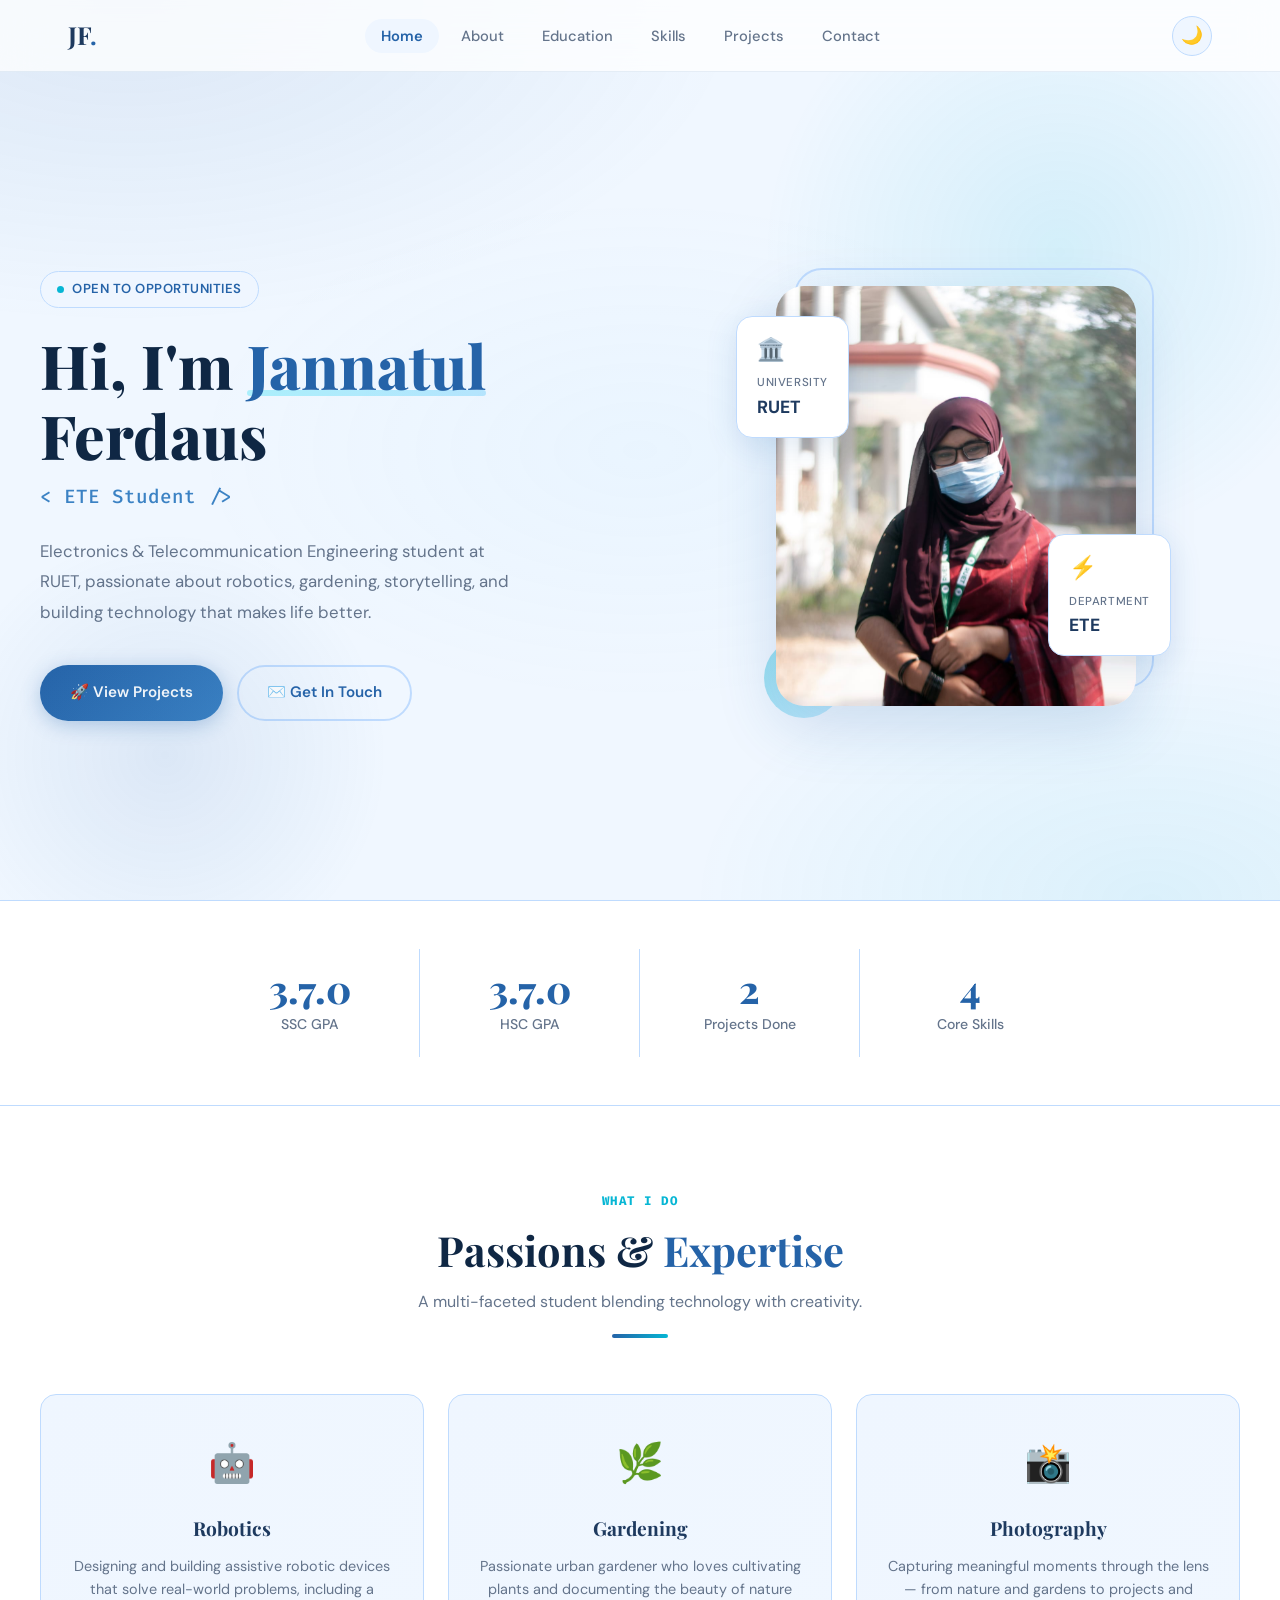
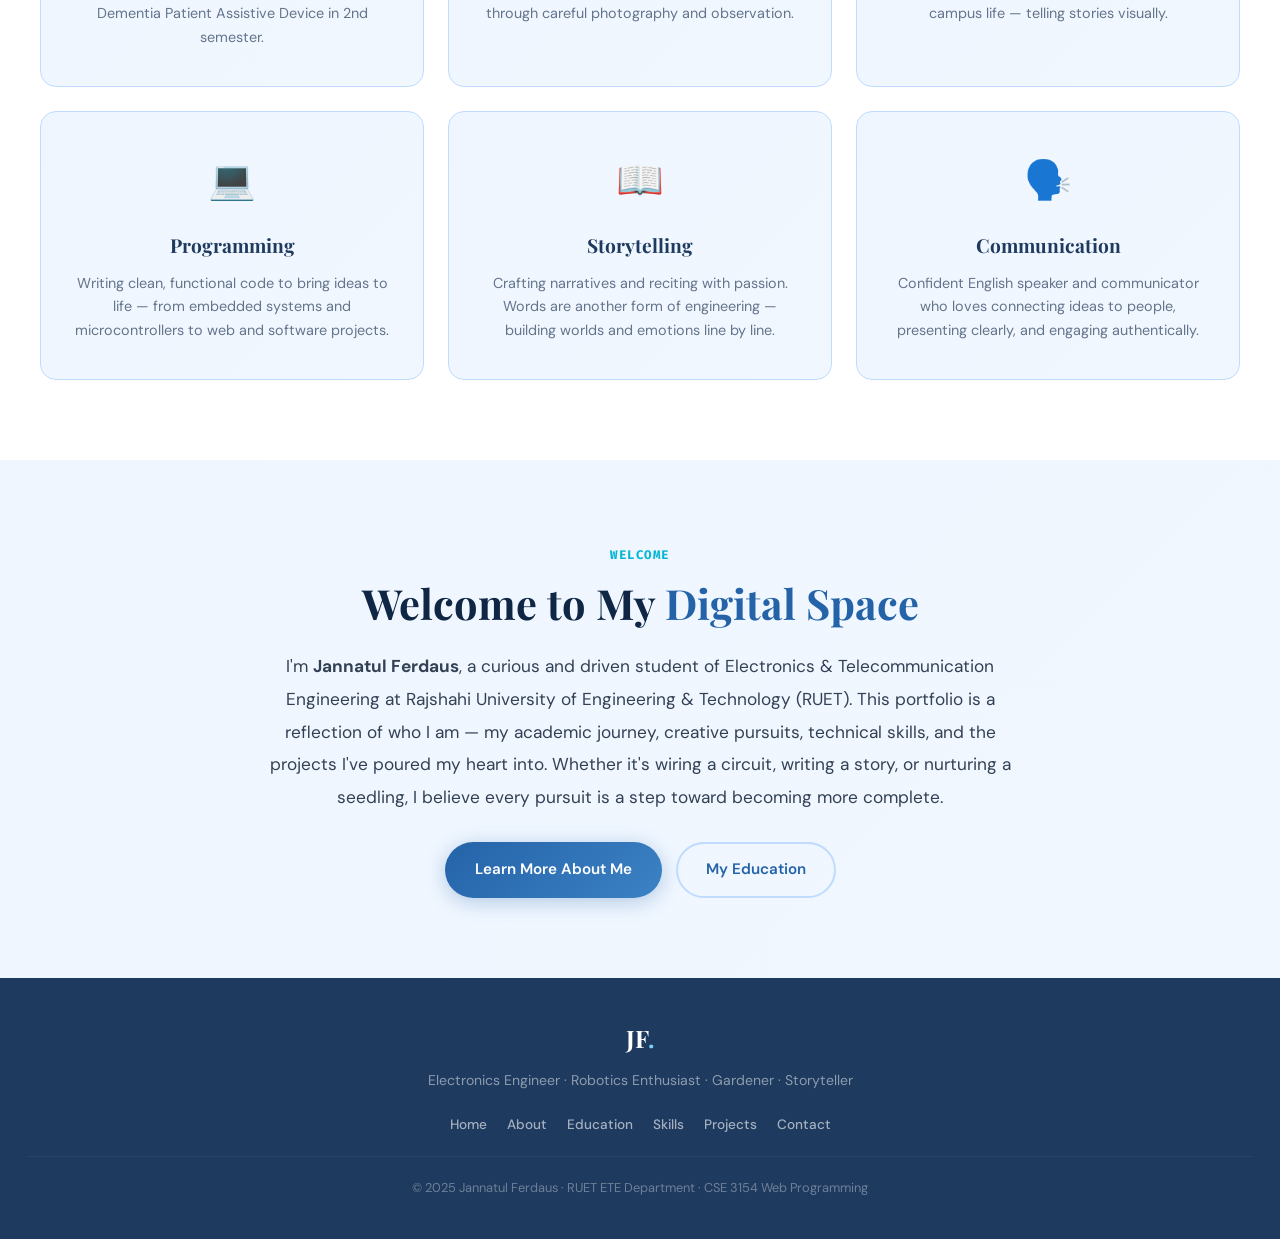
<file: index.html>
<!DOCTYPE html>
<html lang="en">
<head>
  <meta charset="UTF-8" />
  <meta name="viewport" content="width=device-width, initial-scale=1.0" />
  <meta name="description" content="Jannatul Ferdaus – ETE Student at RUET, Robotics Enthusiast, Gardening Lover & Storyteller." />
  <title>Jannatul Ferdaus | Portfolio</title>
  <link rel="stylesheet" href="css/style.css" />
</head>
<body>

  <!-- ============ NAVIGATION ============ -->
  <nav id="mainNav">
    <div class="nav-container">
      <a href="index.html" class="nav-logo">JF<span>.</span></a>

      <ul class="nav-links">
        <li><a href="index.html" class="active">Home</a></li>
        <li><a href="about.html">About</a></li>
        <li><a href="education.html">Education</a></li>
        <li><a href="skills.html">Skills</a></li>
        <li><a href="projects.html">Projects</a></li>
        <li><a href="contact.html">Contact</a></li>
      </ul>

      <div style="display:flex;align-items:center;gap:8px;">
        <button class="theme-toggle" aria-label="Toggle dark mode" title="Toggle dark/light mode">🌙</button>
        <button class="hamburger" aria-label="Open menu">
          <span></span><span></span><span></span>
        </button>
      </div>
    </div>
  </nav>

  <!-- Mobile Nav -->
  <div class="mobile-nav">
    <a href="index.html">🏠 Home</a>
    <a href="about.html">👩‍💼 About</a>
    <a href="education.html">🎓 Education</a>
    <a href="skills.html">⚡ Skills</a>
    <a href="projects.html">🚀 Projects</a>
    <a href="contact.html">✉️ Contact</a>
  </div>

  <!-- ============ PAGE CONTENT ============ -->
  <main class="page-content">

    <!-- HERO -->
    <section class="hero">
      <div class="hero-container">

        <!-- Left: Text -->
        <div class="hero-text">
          <div class="hero-badge">Open to Opportunities</div>

          <h1 class="hero-title">
            Hi, I'm <span class="highlight">Jannatul</span><br/>Ferdaus
          </h1>

          <p class="hero-role">&lt; <span class="typing-text">ETE Student</span> /&gt;</p>

          <p class="hero-desc">
            Electronics & Telecommunication Engineering student at RUET, passionate about
            robotics, gardening, storytelling, and building technology that makes life better.
          </p>

          <div class="hero-btns">
            <a href="projects.html" class="btn-primary">🚀 View Projects</a>
            <a href="contact.html" class="btn-outline">✉️ Get In Touch</a>
          </div>
        </div>

        <!-- Right: Photo -->
        <div class="hero-image-side">
          <div class="hero-photo-wrap">
            <!-- Replace src with your actual photo path: images/profile.jpg -->
            <img
              src="myPicture.jpeg"
              alt="Jannatul Ferdaus"
              class="hero-photo"
              onerror="this.style.display='none'; this.nextElementSibling.style.display='flex';"
            />
            <div class="hero-photo-placeholder" style="display:none;">
              <span class="ph-icon">🌸</span>
              <p>Add your photo as<br/>images/profile.jpg</p>
            </div>

            <!-- Floating cards -->
            <div class="floating-card card-1">
              <div class="fc-icon">🏛️</div>
              <div class="fc-label">University</div>
              <div class="fc-value">RUET</div>
            </div>
            <div class="floating-card card-2">
              <div class="fc-icon">⚡</div>
              <div class="fc-label">Department</div>
              <div class="fc-value">ETE</div>
            </div>
          </div>
        </div>

      </div>
    </section>

    <!-- Stats Strip -->
    <div class="stats-strip">
      <div class="stats-container">
        <div class="stat-item reveal">
          <div class="stat-number" data-count="5" data-suffix=".0" data-decimals="1">0</div>
          <div class="stat-label">SSC GPA</div>
        </div>
        <div class="stat-item reveal">
          <div class="stat-number" data-count="5" data-suffix=".0" data-decimals="1">0</div>
          <div class="stat-label">HSC GPA</div>
        </div>
        <div class="stat-item reveal">
          <div class="stat-number" data-count="3">0</div>
          <div class="stat-label">Projects Done</div>
        </div>
        <div class="stat-item reveal">
          <div class="stat-number" data-count="6">0</div>
          <div class="stat-label">Core Skills</div>
        </div>
      </div>
    </div>

    <!-- Quick Cards -->
    <section class="quick-cards">
      <div class="section-header reveal">
        <div class="section-tag">What I Do</div>
        <h2 class="section-title">Passions & <span>Expertise</span></h2>
        <p class="section-subtitle">
          A multi-faceted student blending technology with creativity.
        </p>
        <div class="section-line"></div>
      </div>

      <div class="quick-grid">
        <div class="quick-card reveal">
          <span class="quick-card-icon">🤖</span>
          <h3>Robotics</h3>
          <p>Designing and building assistive robotic devices that solve real-world problems, including a Dementia Patient Assistive Device in 2nd semester.</p>
        </div>
        <div class="quick-card reveal">
          <span class="quick-card-icon">🌿</span>
          <h3>Gardening</h3>
          <p>Passionate urban gardener who loves cultivating plants and documenting the beauty of nature through careful photography and observation.</p>
        </div>
        <div class="quick-card reveal">
          <span class="quick-card-icon">📸</span>
          <h3>Photography</h3>
          <p>Capturing meaningful moments through the lens — from nature and gardens to projects and campus life — telling stories visually.</p>
        </div>
        <div class="quick-card reveal">
          <span class="quick-card-icon">💻</span>
          <h3>Programming</h3>
          <p>Writing clean, functional code to bring ideas to life — from embedded systems and microcontrollers to web and software projects.</p>
        </div>
        <div class="quick-card reveal">
          <span class="quick-card-icon">📖</span>
          <h3>Storytelling</h3>
          <p>Crafting narratives and reciting with passion. Words are another form of engineering — building worlds and emotions line by line.</p>
        </div>
        <div class="quick-card reveal">
          <span class="quick-card-icon">🗣️</span>
          <h3>Communication</h3>
          <p>Confident English speaker and communicator who loves connecting ideas to people, presenting clearly, and engaging authentically.</p>
        </div>
      </div>
    </section>

    <!-- Welcome Message -->
    <section style="padding: 80px 28px; background: linear-gradient(135deg, #eff6ff, #f0f7ff);">
      <div class="container reveal" style="max-width: 760px; margin: 0 auto; text-align: center;">
        <div class="section-tag">Welcome</div>
        <h2 class="section-title" style="margin-bottom:22px;">Welcome to My <span>Digital Space</span></h2>
        <p style="font-size:1.08rem; color: var(--text-body); line-height:1.9; margin-bottom:28px;">
          I'm <strong>Jannatul Ferdaus</strong>, a curious and driven student of Electronics &amp; Telecommunication Engineering
          at Rajshahi University of Engineering &amp; Technology (RUET). This portfolio is a reflection
          of who I am — my academic journey, creative pursuits, technical skills, and the projects
          I've poured my heart into. Whether it's wiring a circuit, writing a story, or nurturing a
          seedling, I believe every pursuit is a step toward becoming more complete.
        </p>
        <div style="display:flex; justify-content:center; gap:14px; flex-wrap:wrap;">
          <a href="about.html" class="btn-primary">Learn More About Me</a>
          <a href="education.html" class="btn-outline">My Education</a>
        </div>
      </div>
    </section>

  </main>

  <!-- FOOTER -->
  <footer>
    <div class="footer-logo">JF<span>.</span></div>
    <p class="footer-tagline">Electronics Engineer · Robotics Enthusiast · Gardener · Storyteller</p>
    <div class="footer-links">
      <a href="index.html">Home</a>
      <a href="about.html">About</a>
      <a href="education.html">Education</a>
      <a href="skills.html">Skills</a>
      <a href="projects.html">Projects</a>
      <a href="contact.html">Contact</a>
    </div>
    <p class="footer-copy">© 2025 Jannatul Ferdaus · RUET ETE Department · CSE 3154 Web Programming</p>
  </footer>

  <!-- Back to top -->
  <button class="back-to-top" aria-label="Back to top">↑</button>

  <script src="js/script.js"></script>
</body>
</html>
</file>
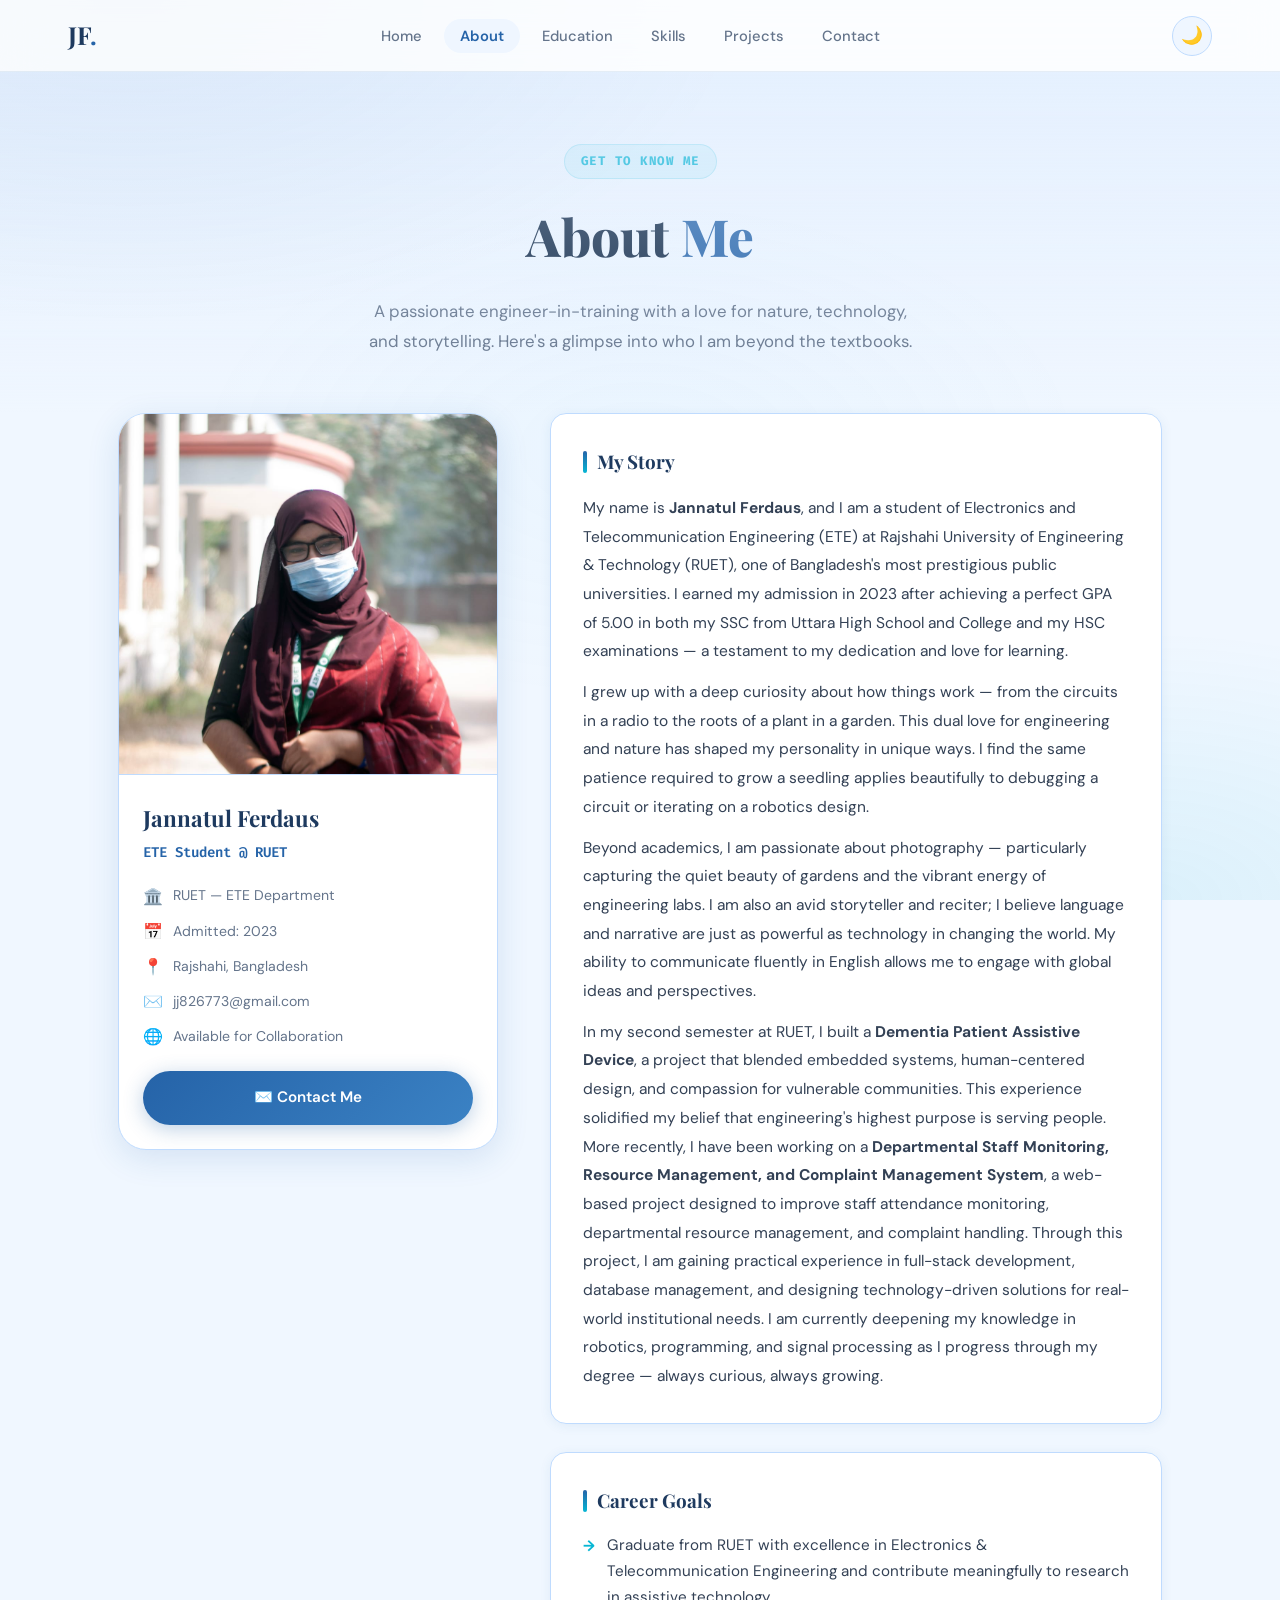
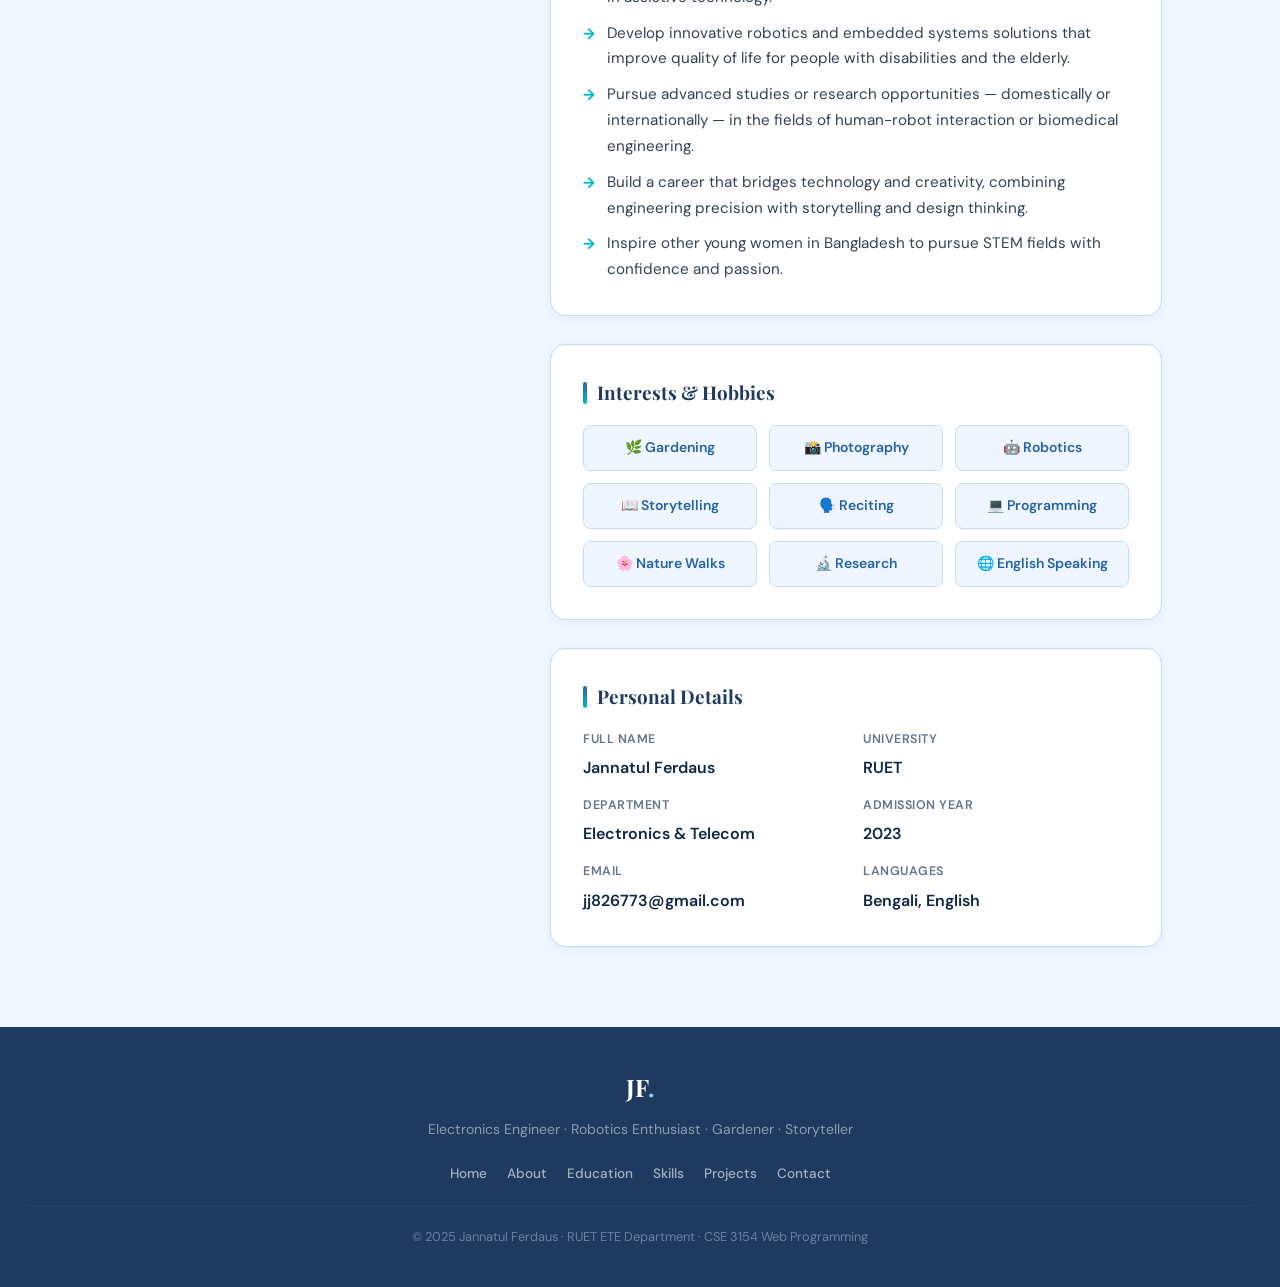
<file: about.html>
<!DOCTYPE html>
<html lang="en">
<head>
  <meta charset="UTF-8" />
  <meta name="viewport" content="width=device-width, initial-scale=1.0" />
  <meta name="description" content="About Jannatul Ferdaus – ETE Student at RUET." />
  <title>About | Jannatul Ferdaus</title>
  <link rel="stylesheet" href="css/style.css" />
</head>
<body>

  <!-- NAVIGATION -->
  <nav id="mainNav">
    <div class="nav-container">
      <a href="index.html" class="nav-logo">JF<span>.</span></a>
      <ul class="nav-links">
        <li><a href="index.html">Home</a></li>
        <li><a href="about.html" class="active">About</a></li>
        <li><a href="education.html">Education</a></li>
        <li><a href="skills.html">Skills</a></li>
        <li><a href="projects.html">Projects</a></li>
        <li><a href="contact.html">Contact</a></li>
      </ul>
      <div style="display:flex;align-items:center;gap:8px;">
        <button class="theme-toggle" aria-label="Toggle dark mode">🌙</button>
        <button class="hamburger" aria-label="Open menu"><span></span><span></span><span></span></button>
      </div>
    </div>
  </nav>
  <div class="mobile-nav">
    <a href="index.html">🏠 Home</a>
    <a href="about.html">👩‍💼 About</a>
    <a href="education.html">🎓 Education</a>
    <a href="skills.html">⚡ Skills</a>
    <a href="projects.html">🚀 Projects</a>
    <a href="contact.html">✉️ Contact</a>
  </div>

  <main class="page-content">

    <!-- PAGE HERO -->
    <div class="page-hero">
      <div class="page-hero-tag">Get To Know Me</div>
      <h1 class="page-hero-title">About <span>Me</span></h1>
      <p class="page-hero-desc">
        A passionate engineer-in-training with a love for nature, technology, and storytelling.
        Here's a glimpse into who I am beyond the textbooks.
      </p>
    </div>

    <!-- ABOUT GRID -->
    <div class="about-grid">

      <!-- Left: Profile card -->
      <div class="reveal-left">
        <div class="about-photo-card">
          <!-- Replace with: images/profile.jpg -->
          <img
            src="myPicture.jpeg"
            alt="Jannatul Ferdaus"
            class="about-photo"
            onerror="this.style.display='none'; this.nextElementSibling.style.display='flex';"
          />
          <div class="about-photo-placeholder" style="display:none;">
            <span>🌸</span>
            <p>Add images/profile.jpg</p>
          </div>

          <div class="about-card-info">
            <div class="about-card-name">Jannatul Ferdaus</div>
            <div class="about-card-role">ETE Student @ RUET</div>

            <div class="about-detail-item">
              <span class="di-icon">🏛️</span>
              RUET — ETE Department
            </div>
            <div class="about-detail-item">
              <span class="di-icon">📅</span>
              Admitted: 2023
            </div>
            <div class="about-detail-item">
              <span class="di-icon">📍</span>
              Rajshahi, Bangladesh
            </div>
            <div class="about-detail-item">
              <span class="di-icon">✉️</span>
              jj826773@gmail.com
            </div>
            <div class="about-detail-item">
              <span class="di-icon">🌐</span>
              Available for Collaboration
            </div>

            <div style="margin-top:20px;">
              <a href="contact.html" class="btn-primary" style="width:100%; justify-content:center; display:flex;">
                ✉️ Contact Me
              </a>
            </div>
          </div>
        </div>
      </div>

      <!-- Right: Content cards -->
      <div class="about-content">

        <!-- Bio -->
        <div class="content-card reveal">
          <h2 class="content-card-title">My Story</h2>
          <p>
            My name is <strong>Jannatul Ferdaus</strong>, and I am a student of Electronics and Telecommunication
            Engineering (ETE) at Rajshahi University of Engineering & Technology (RUET), one of
            Bangladesh's most prestigious public universities. I earned my admission in 2023 after achieving
            a perfect GPA of 5.00 in both my SSC from Uttara High School and College and my HSC examinations —
            a testament to my dedication and love for learning.
          </p>
          <p>
            I grew up with a deep curiosity about how things work — from the circuits in a radio to the roots
            of a plant in a garden. This dual love for engineering and nature has shaped my personality in
            unique ways. I find the same patience required to grow a seedling applies beautifully to debugging
            a circuit or iterating on a robotics design.
          </p>
          <p>
            Beyond academics, I am passionate about photography — particularly capturing the quiet beauty of
            gardens and the vibrant energy of engineering labs. I am also an avid storyteller and reciter;
            I believe language and narrative are just as powerful as technology in changing the world.
            My ability to communicate fluently in English allows me to engage with global ideas and perspectives.
          </p>
          <p>
            In my second semester at RUET, I built a <strong>Dementia Patient Assistive Device</strong>,
            a project that blended embedded systems, human-centered design, and compassion for vulnerable
            communities. This experience solidified my belief that engineering's highest purpose is serving people.
            More recently, I have been working on a <strong>Departmental Staff Monitoring, Resource Management, and Complaint Management System</strong>,
            a web-based project designed to improve staff attendance monitoring, departmental resource management, and complaint handling. 
            Through this project, I am gaining practical experience in full-stack development, database management, and designing technology-driven
            solutions for real-world institutional needs.
            I am currently deepening my knowledge in robotics, programming, and signal processing as I progress
            through my degree — always curious, always growing.
          </p>
        </div>

        <!-- Career Goals -->
        <div class="content-card reveal">
          <h2 class="content-card-title">Career Goals</h2>
          <div class="goal-list">
            <div class="goal-item">Graduate from RUET with excellence in Electronics & Telecommunication Engineering and contribute meaningfully to research in assistive technology.</div>
            <div class="goal-item">Develop innovative robotics and embedded systems solutions that improve quality of life for people with disabilities and the elderly.</div>
            <div class="goal-item">Pursue advanced studies or research opportunities — domestically or internationally — in the fields of human-robot interaction or biomedical engineering.</div>
            <div class="goal-item">Build a career that bridges technology and creativity, combining engineering precision with storytelling and design thinking.</div>
            <div class="goal-item">Inspire other young women in Bangladesh to pursue STEM fields with confidence and passion.</div>
          </div>
        </div>

        <!-- Interests -->
        <div class="content-card reveal">
          <h2 class="content-card-title">Interests & Hobbies</h2>
          <div class="interests-grid">
            <div class="interest-tag">🌿 Gardening</div>
            <div class="interest-tag">📸 Photography</div>
            <div class="interest-tag">🤖 Robotics</div>
            <div class="interest-tag">📖 Storytelling</div>
            <div class="interest-tag">🗣️ Reciting</div>
            <div class="interest-tag">💻 Programming</div>
            <div class="interest-tag">🌸 Nature Walks</div>
            <div class="interest-tag">🔬 Research</div>
            <div class="interest-tag">🌐 English Speaking</div>
          </div>
        </div>

        <!-- Personal Details -->
        <div class="content-card reveal">
          <h2 class="content-card-title">Personal Details</h2>
          <div style="display:grid; grid-template-columns:1fr 1fr; gap:14px;">
            <div>
              <div style="font-size:0.78rem;color:var(--text-muted);font-weight:600;text-transform:uppercase;letter-spacing:0.5px;margin-bottom:4px;">Full Name</div>
              <div style="font-weight:600;color:var(--text-dark);">Jannatul Ferdaus</div>
            </div>
            <div>
              <div style="font-size:0.78rem;color:var(--text-muted);font-weight:600;text-transform:uppercase;letter-spacing:0.5px;margin-bottom:4px;">University</div>
              <div style="font-weight:600;color:var(--text-dark);">RUET</div>
            </div>
            <div>
              <div style="font-size:0.78rem;color:var(--text-muted);font-weight:600;text-transform:uppercase;letter-spacing:0.5px;margin-bottom:4px;">Department</div>
              <div style="font-weight:600;color:var(--text-dark);">Electronics & Telecom</div>
            </div>
            <div>
              <div style="font-size:0.78rem;color:var(--text-muted);font-weight:600;text-transform:uppercase;letter-spacing:0.5px;margin-bottom:4px;">Admission Year</div>
              <div style="font-weight:600;color:var(--text-dark);">2023</div>
            </div>
            <div>
              <div style="font-size:0.78rem;color:var(--text-muted);font-weight:600;text-transform:uppercase;letter-spacing:0.5px;margin-bottom:4px;">Email</div>
              <div style="font-weight:600;color:var(--text-dark);">jj826773@gmail.com</div>
            </div>
            <div>
              <div style="font-size:0.78rem;color:var(--text-muted);font-weight:600;text-transform:uppercase;letter-spacing:0.5px;margin-bottom:4px;">Languages</div>
              <div style="font-weight:600;color:var(--text-dark);">Bengali, English</div>
            </div>
          </div>
        </div>

      </div>
    </div>
  </main>

  <footer>
    <div class="footer-logo">JF<span>.</span></div>
    <p class="footer-tagline">Electronics Engineer · Robotics Enthusiast · Gardener · Storyteller</p>
    <div class="footer-links">
      <a href="index.html">Home</a>
      <a href="about.html">About</a>
      <a href="education.html">Education</a>
      <a href="skills.html">Skills</a>
      <a href="projects.html">Projects</a>
      <a href="contact.html">Contact</a>
    </div>
    <p class="footer-copy">© 2025 Jannatul Ferdaus · RUET ETE Department · CSE 3154 Web Programming</p>
  </footer>

  <button class="back-to-top" aria-label="Back to top">↑</button>
  <script src="js/script.js"></script>
</body>
</html>
</file>
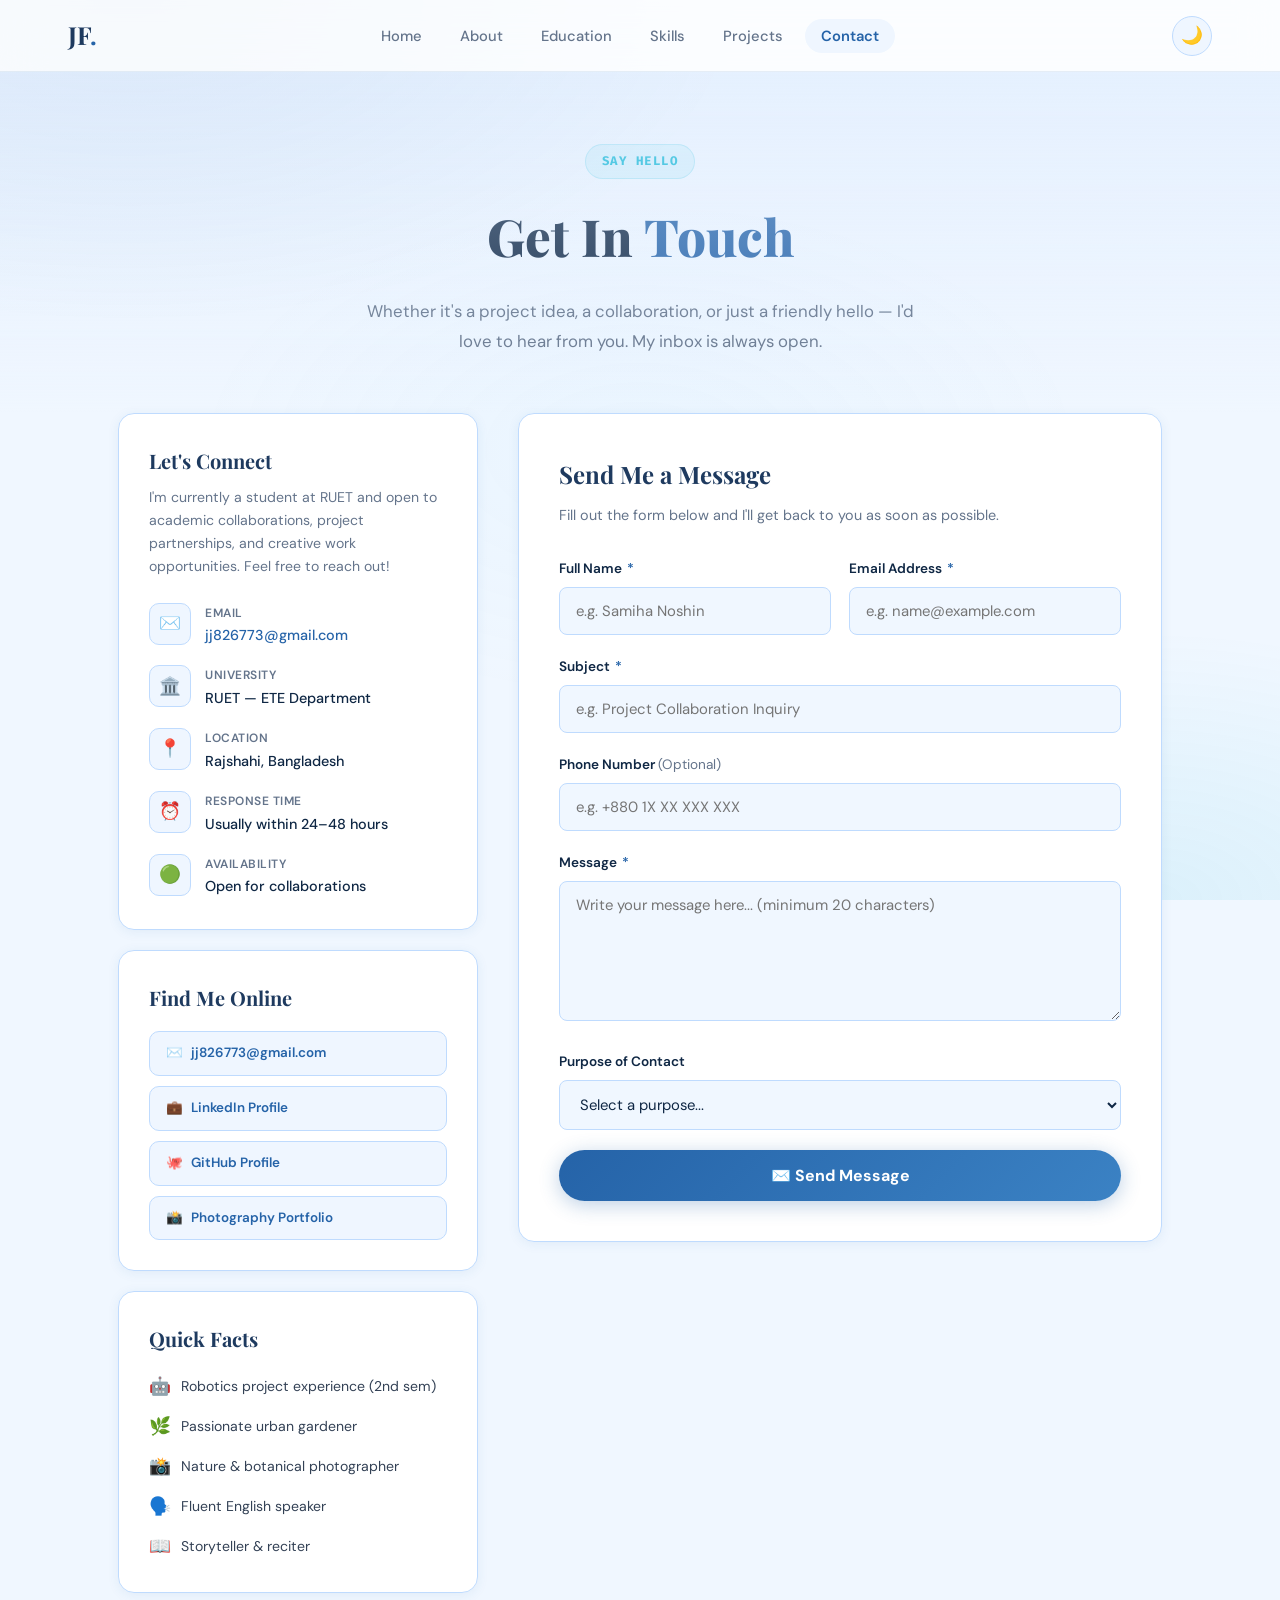
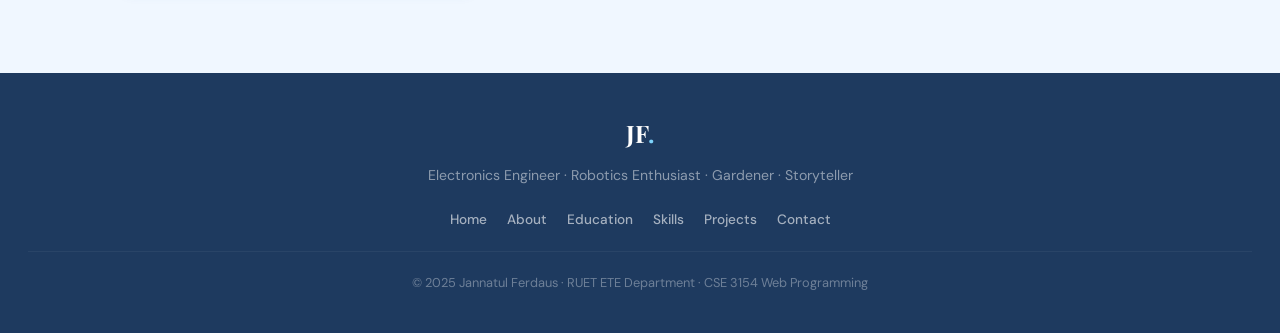
<file: contact.html>
<!DOCTYPE html>
<html lang="en">
<head>
  <meta charset="UTF-8" />
  <meta name="viewport" content="width=device-width, initial-scale=1.0" />
  <meta name="description" content="Contact Jannatul Ferdaus." />
  <title>Contact | Jannatul Ferdaus</title>
  <link rel="stylesheet" href="css/style.css" />
</head>
<body>

  <nav id="mainNav">
    <div class="nav-container">
      <a href="index.html" class="nav-logo">JF<span>.</span></a>
      <ul class="nav-links">
        <li><a href="index.html">Home</a></li>
        <li><a href="about.html">About</a></li>
        <li><a href="education.html">Education</a></li>
        <li><a href="skills.html">Skills</a></li>
        <li><a href="projects.html">Projects</a></li>
        <li><a href="contact.html" class="active">Contact</a></li>
      </ul>
      <div style="display:flex;align-items:center;gap:8px;">
        <button class="theme-toggle" aria-label="Toggle dark mode">🌙</button>
        <button class="hamburger" aria-label="Open menu"><span></span><span></span><span></span></button>
      </div>
    </div>
  </nav>
  <div class="mobile-nav">
    <a href="index.html">🏠 Home</a>
    <a href="about.html">👩‍💼 About</a>
    <a href="education.html">🎓 Education</a>
    <a href="skills.html">⚡ Skills</a>
    <a href="projects.html">🚀 Projects</a>
    <a href="contact.html">✉️ Contact</a>
  </div>

  <main class="page-content">

    <div class="page-hero">
      <div class="page-hero-tag">Say Hello</div>
      <h1 class="page-hero-title">Get In <span>Touch</span></h1>
      <p class="page-hero-desc">
        Whether it's a project idea, a collaboration, or just a friendly hello —
        I'd love to hear from you. My inbox is always open.
      </p>
    </div>

    <div class="contact-content">

      <!-- Left: Info -->
      <div class="contact-info-col">

        <div class="contact-info-card reveal-left">
          <h2 class="contact-info-title">Let's Connect</h2>
          <p class="contact-info-sub">
            I'm currently a student at RUET and open to academic collaborations,
            project partnerships, and creative work opportunities. Feel free to reach out!
          </p>

          <div class="contact-item">
            <div class="contact-icon-wrap">✉️</div>
            <div>
              <div class="contact-item-label">Email</div>
              <div class="contact-item-value">
                <a href="mailto:jj826773@gmail.com" style="color:var(--primary);">jj826773@gmail.com</a>
              </div>
            </div>
          </div>

          <div class="contact-item">
            <div class="contact-icon-wrap">🏛️</div>
            <div>
              <div class="contact-item-label">University</div>
              <div class="contact-item-value">RUET — ETE Department</div>
            </div>
          </div>

          <div class="contact-item">
            <div class="contact-icon-wrap">📍</div>
            <div>
              <div class="contact-item-label">Location</div>
              <div class="contact-item-value">Rajshahi, Bangladesh</div>
            </div>
          </div>

          <div class="contact-item">
            <div class="contact-icon-wrap">⏰</div>
            <div>
              <div class="contact-item-label">Response Time</div>
              <div class="contact-item-value">Usually within 24–48 hours</div>
            </div>
          </div>

          <div class="contact-item">
            <div class="contact-icon-wrap">🟢</div>
            <div>
              <div class="contact-item-label">Availability</div>
              <div class="contact-item-value">Open for collaborations</div>
            </div>
          </div>
        </div>

        <!-- Social -->
        <div class="contact-info-card reveal-left">
          <h2 class="contact-info-title" style="margin-bottom:16px;">Find Me Online</h2>
          <div class="social-row" style="flex-direction:column; gap:10px;">
            <a href="mailto:jj826773@gmail.com" class="social-btn">
              <span>✉️</span> jj826773@gmail.com
            </a>
            <a href="#" class="social-btn">
              <span>💼</span> LinkedIn Profile
            </a>
            <a href="#" class="social-btn">
              <span>🐙</span> GitHub Profile
            </a>
            <a href="#" class="social-btn">
              <span>📸</span> Photography Portfolio
            </a>
          </div>
        </div>

        <!-- Quick Facts -->
        <div class="contact-info-card reveal-left">
          <h2 class="contact-info-title" style="margin-bottom:16px;">Quick Facts</h2>
          <div style="display:flex; flex-direction:column; gap:10px;">
            <div style="display:flex; align-items:center; gap:10px; font-size:0.88rem; color:var(--text-body);">
              <span style="font-size:1.1rem;">🤖</span> Robotics project experience (2nd sem)
            </div>
            <div style="display:flex; align-items:center; gap:10px; font-size:0.88rem; color:var(--text-body);">
              <span style="font-size:1.1rem;">🌿</span> Passionate urban gardener
            </div>
            <div style="display:flex; align-items:center; gap:10px; font-size:0.88rem; color:var(--text-body);">
              <span style="font-size:1.1rem;">📸</span> Nature & botanical photographer
            </div>
            <div style="display:flex; align-items:center; gap:10px; font-size:0.88rem; color:var(--text-body);">
              <span style="font-size:1.1rem;">🗣️</span> Fluent English speaker
            </div>
            <div style="display:flex; align-items:center; gap:10px; font-size:0.88rem; color:var(--text-body);">
              <span style="font-size:1.1rem;">📖</span> Storyteller & reciter
            </div>
          </div>
        </div>

      </div>

      <!-- Right: Form -->
      <div class="contact-form-card reveal-right">
        <h2 class="contact-form-title">Send Me a Message</h2>
        <p class="contact-form-sub">Fill out the form below and I'll get back to you as soon as possible.</p>

        <form id="contactForm" novalidate>

          <div class="form-row">
            <div class="form-group">
              <label for="name">Full Name <span class="req">*</span></label>
              <input type="text" id="name" name="name" class="form-control" placeholder="e.g. Samiha Noshin" autocomplete="name" />
              <div class="error-msg" id="nameError">Please enter your full name.</div>
            </div>

            <div class="form-group">
              <label for="email">Email Address <span class="req">*</span></label>
              <input type="email" id="email" name="email" class="form-control" placeholder="e.g. name@example.com" autocomplete="email" />
              <div class="error-msg" id="emailError">Please enter a valid email.</div>
            </div>
          </div>

          <div class="form-group">
            <label for="subject">Subject <span class="req">*</span></label>
            <input type="text" id="subject" name="subject" class="form-control" placeholder="e.g. Project Collaboration Inquiry" />
            <div class="error-msg" id="subjectError">Please enter a subject.</div>
          </div>

          <div class="form-group">
            <label for="phone">Phone Number <span style="color:var(--text-muted);font-weight:400;">(Optional)</span></label>
            <input type="tel" id="phone" name="phone" class="form-control" placeholder="e.g. +880 1X XX XXX XXX" autocomplete="tel" />
          </div>

          <div class="form-group">
            <label for="message">Message <span class="req">*</span></label>
            <textarea id="message" name="message" class="form-control" placeholder="Write your message here... (minimum 20 characters)"></textarea>
            <div class="error-msg" id="messageError">Message must be at least 20 characters.</div>
          </div>

          <!-- Purpose selector -->
          <div class="form-group">
            <label for="purpose">Purpose of Contact</label>
            <select id="purpose" name="purpose" class="form-control">
              <option value="">Select a purpose...</option>
              <option value="collaboration">Project Collaboration</option>
              <option value="academic">Academic Inquiry</option>
              <option value="photography">Photography Work</option>
              <option value="gardening">Gardening Exchange</option>
              <option value="general">General Hello</option>
              <option value="other">Other</option>
            </select>
          </div>

          <button type="submit" class="form-submit">
            ✉️ Send Message
          </button>

        </form>

        <div class="form-success-msg" id="formSuccessMsg">
          🎉 Thank you! Your message has been sent successfully. I'll get back to you soon!
        </div>

      </div>

    </div>
  </main>

  <footer>
    <div class="footer-logo">JF<span>.</span></div>
    <p class="footer-tagline">Electronics Engineer · Robotics Enthusiast · Gardener · Storyteller</p>
    <div class="footer-links">
      <a href="index.html">Home</a>
      <a href="about.html">About</a>
      <a href="education.html">Education</a>
      <a href="skills.html">Skills</a>
      <a href="projects.html">Projects</a>
      <a href="contact.html">Contact</a>
    </div>
    <p class="footer-copy">© 2025 Jannatul Ferdaus · RUET ETE Department · CSE 3154 Web Programming</p>
  </footer>

  <button class="back-to-top" aria-label="Back to top">↑</button>
  <script src="js/script.js"></script>
</body>
</html>
</file>
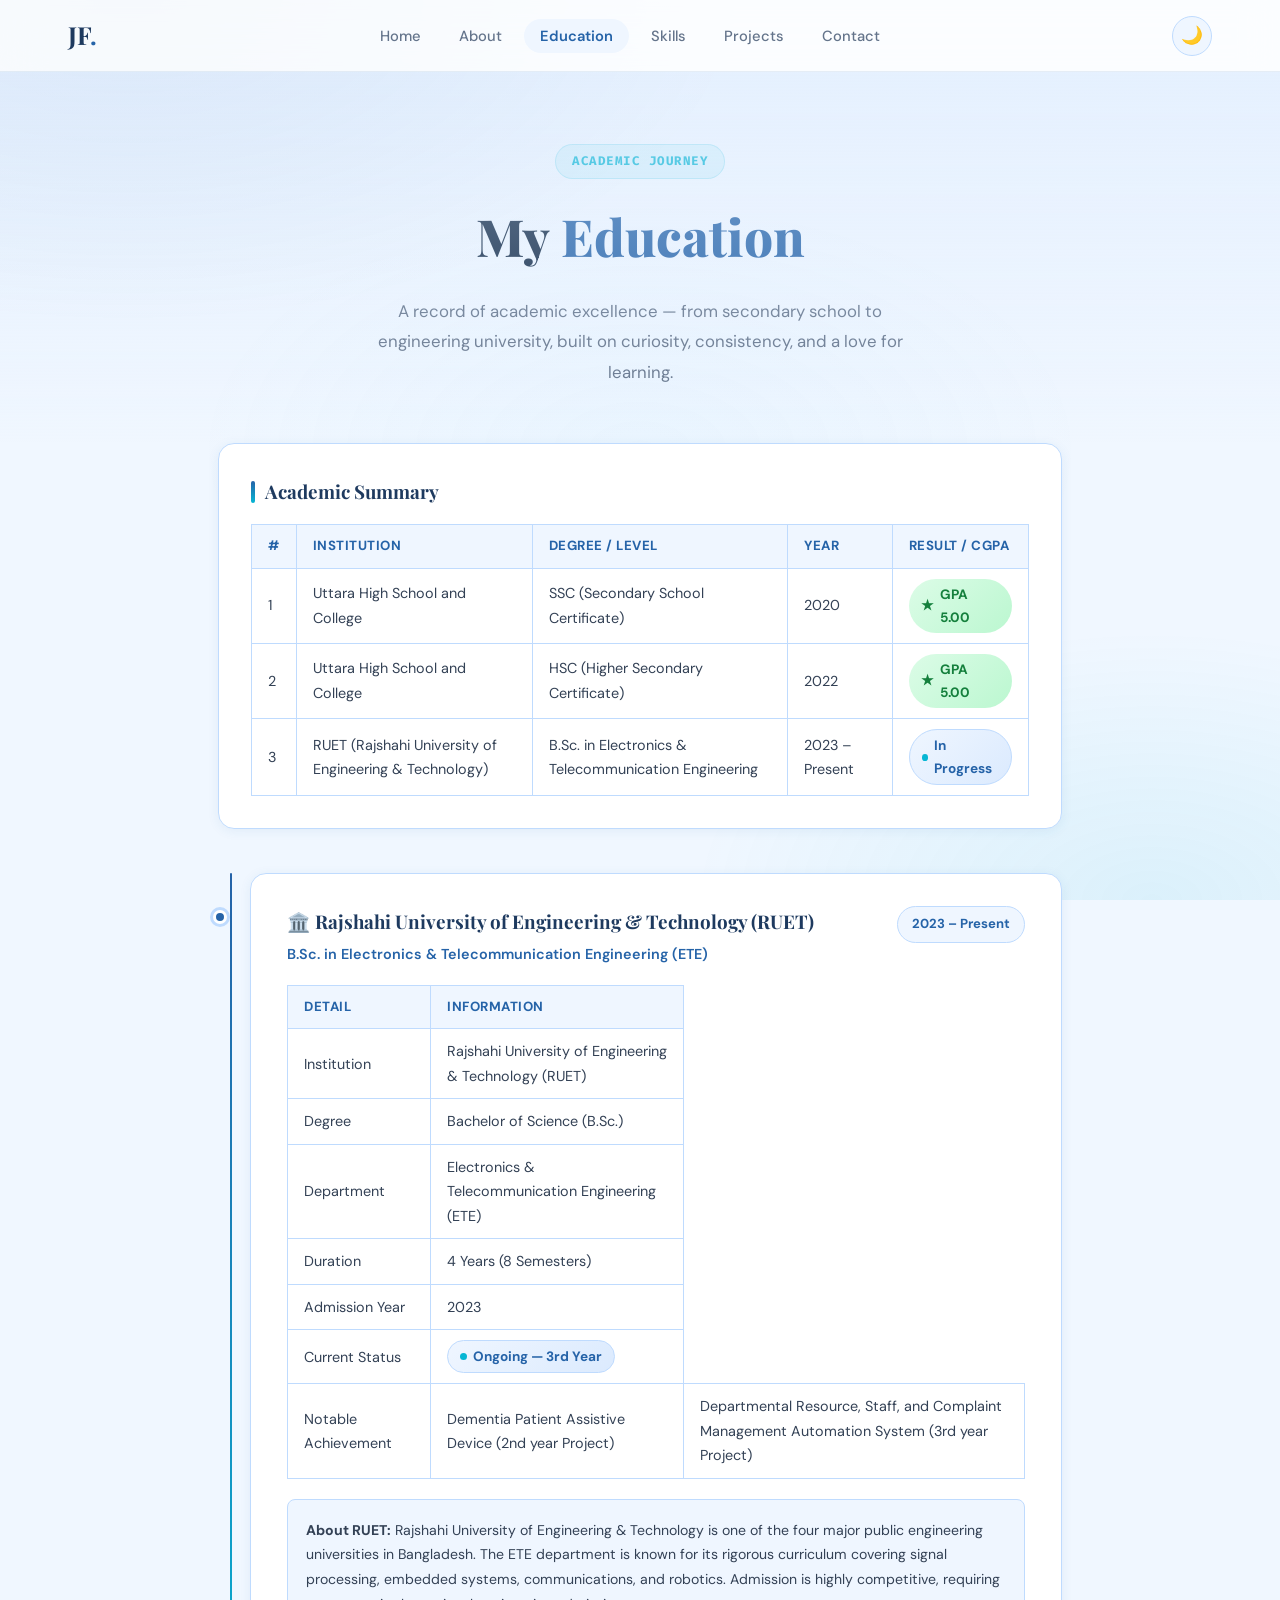
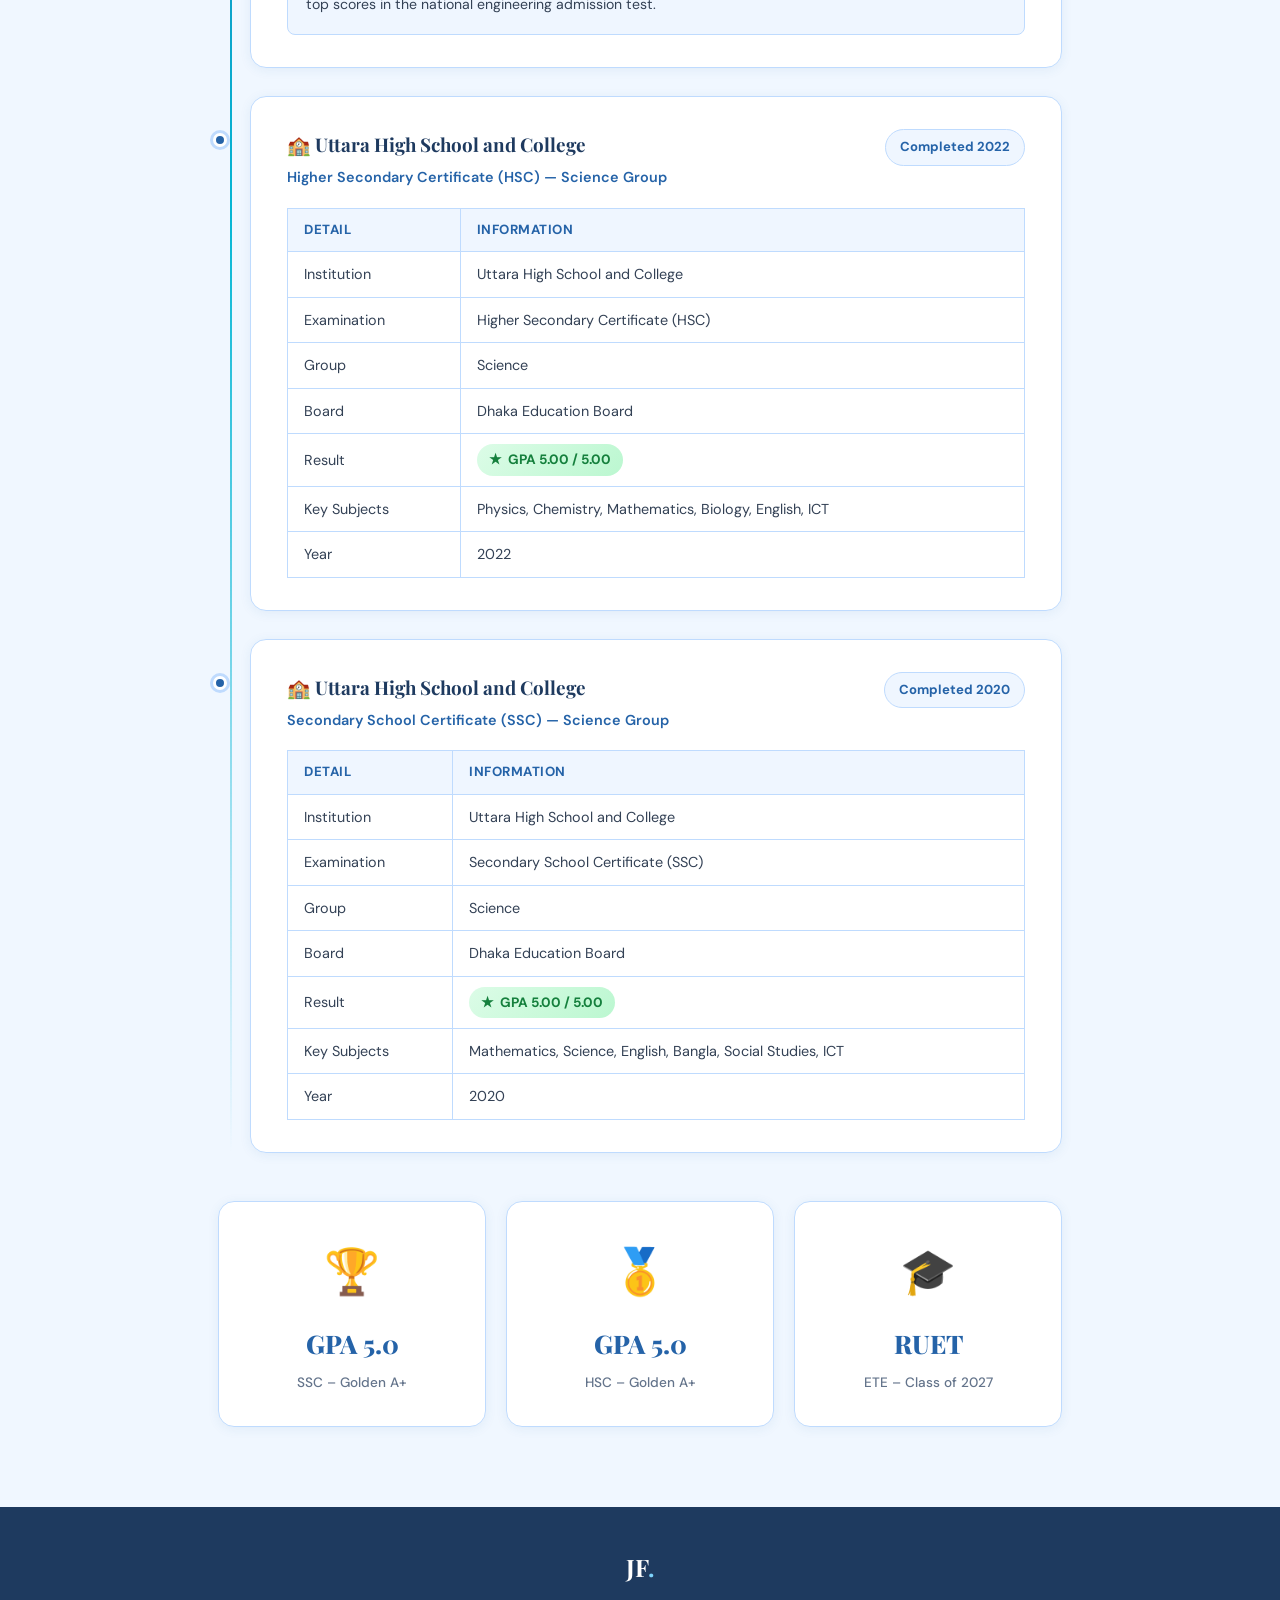
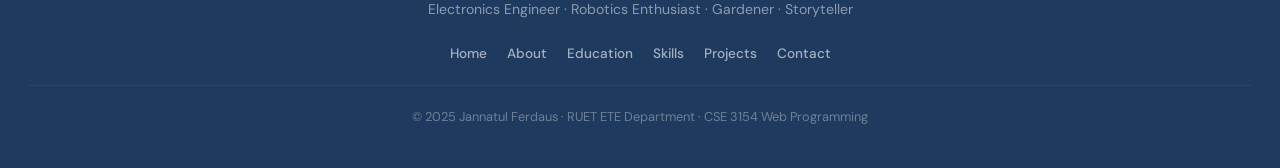
<file: education.html>
<!DOCTYPE html>
<html lang="en">
<head>
  <meta charset="UTF-8" />
  <meta name="viewport" content="width=device-width, initial-scale=1.0" />
  <meta name="description" content="Education background of Jannatul Ferdaus." />
  <title>Education | Jannatul Ferdaus</title>
  <link rel="stylesheet" href="css/style.css" />
</head>
<body>

  <nav id="mainNav">
    <div class="nav-container">
      <a href="index.html" class="nav-logo">JF<span>.</span></a>
      <ul class="nav-links">
        <li><a href="index.html">Home</a></li>
        <li><a href="about.html">About</a></li>
        <li><a href="education.html" class="active">Education</a></li>
        <li><a href="skills.html">Skills</a></li>
        <li><a href="projects.html">Projects</a></li>
        <li><a href="contact.html">Contact</a></li>
      </ul>
      <div style="display:flex;align-items:center;gap:8px;">
        <button class="theme-toggle" aria-label="Toggle dark mode">🌙</button>
        <button class="hamburger" aria-label="Open menu"><span></span><span></span><span></span></button>
      </div>
    </div>
  </nav>
  <div class="mobile-nav">
    <a href="index.html">🏠 Home</a>
    <a href="about.html">👩‍💼 About</a>
    <a href="education.html">🎓 Education</a>
    <a href="skills.html">⚡ Skills</a>
    <a href="projects.html">🚀 Projects</a>
    <a href="contact.html">✉️ Contact</a>
  </div>

  <main class="page-content">

    <div class="page-hero">
      <div class="page-hero-tag">Academic Journey</div>
      <h1 class="page-hero-title">My <span>Education</span></h1>
      <p class="page-hero-desc">
        A record of academic excellence — from secondary school to engineering university,
        built on curiosity, consistency, and a love for learning.
      </p>
    </div>

    <div class="education-content">

      <!-- Summary table at top -->
      <div class="content-card reveal" style="margin-bottom: 44px;">
        <h2 class="content-card-title">Academic Summary</h2>
        <table class="edu-table">
          <thead>
            <tr>
              <th>#</th>
              <th>Institution</th>
              <th>Degree / Level</th>
              <th>Year</th>
              <th>Result / CGPA</th>
            </tr>
          </thead>
          <tbody>
            <tr>
              <td>1</td>
              <td>Uttara High School and College</td>
              <td>SSC (Secondary School Certificate)</td>
              <td>2020</td>
              <td><span class="result-badge">GPA 5.00</span></td>
            </tr>
            <tr>
              <td>2</td>
              <td>Uttara High School and College</td>
              <td>HSC (Higher Secondary Certificate)</td>
              <td>2022</td>
              <td><span class="result-badge">GPA 5.00</span></td>
            </tr>
            <tr>
              <td>3</td>
              <td>RUET (Rajshahi University of Engineering & Technology)</td>
              <td>B.Sc. in Electronics & Telecommunication Engineering</td>
              <td>2023 – Present</td>
              <td><span class="current-badge">In Progress</span></td>
            </tr>
          </tbody>
        </table>
      </div>

      <!-- Timeline -->
      <div class="edu-timeline">

        <!-- RUET (Current) -->
        <div class="edu-card reveal">
          <div class="edu-card-header">
            <div>
              <div class="edu-institution">🏛️ Rajshahi University of Engineering & Technology (RUET)</div>
              <div class="edu-degree">B.Sc. in Electronics & Telecommunication Engineering (ETE)</div>
            </div>
            <span class="edu-year-badge">2023 – Present</span>
          </div>

          <table class="edu-table">
            <thead>
              <tr><th>Detail</th><th>Information</th></tr>
            </thead>
            <tbody>
              <tr><td>Institution</td><td>Rajshahi University of Engineering & Technology (RUET)</td></tr>
              <tr><td>Degree</td><td>Bachelor of Science (B.Sc.)</td></tr>
              <tr><td>Department</td><td>Electronics & Telecommunication Engineering (ETE)</td></tr>
              <tr><td>Duration</td><td>4 Years (8 Semesters)</td></tr>
              <tr><td>Admission Year</td><td>2023</td></tr>
              <tr><td>Current Status</td><td><span class="current-badge">Ongoing — 3rd Year</span></td></tr>
              <tr><td>Notable Achievement</td><td>Dementia Patient Assistive Device (2nd year Project)</td><td>Departmental Resource, Staff, and Complaint Management Automation System (3rd year Project)</td></tr>
            </tbody>
          </table>

          <div style="margin-top: 20px; padding: 18px; background: var(--primary-subtle); border-radius: var(--radius-sm); border: 1px solid var(--border);">
            <p style="font-size:0.88rem; color: var(--text-body); line-height:1.75;">
              <strong>About RUET:</strong> Rajshahi University of Engineering & Technology is one of the
              four major public engineering universities in Bangladesh. The ETE department is known for its
              rigorous curriculum covering signal processing, embedded systems, communications, and robotics.
              Admission is highly competitive, requiring top scores in the national engineering admission test.
            </p>
          </div>
        </div>

        <!-- HSC -->
        <div class="edu-card reveal">
          <div class="edu-card-header">
            <div>
              <div class="edu-institution">🏫 Uttara High School and College</div>
              <div class="edu-degree">Higher Secondary Certificate (HSC) — Science Group</div>
            </div>
            <span class="edu-year-badge">Completed 2022</span>
          </div>

          <table class="edu-table">
            <thead>
              <tr><th>Detail</th><th>Information</th></tr>
            </thead>
            <tbody>
              <tr><td>Institution</td><td>Uttara High School and College</td></tr>
              <tr><td>Examination</td><td>Higher Secondary Certificate (HSC)</td></tr>
              <tr><td>Group</td><td>Science</td></tr>
              <tr><td>Board</td><td>Dhaka Education Board</td></tr>
              <tr><td>Result</td><td><span class="result-badge">GPA 5.00 / 5.00</span></td></tr>
              <tr><td>Key Subjects</td><td>Physics, Chemistry, Mathematics, Biology, English, ICT</td></tr>
              <tr><td>Year</td><td>2022</td></tr>
            </tbody>
          </table>
        </div>

        <!-- SSC -->
        <div class="edu-card reveal">
          <div class="edu-card-header">
            <div>
              <div class="edu-institution">🏫 Uttara High School and College</div>
              <div class="edu-degree">Secondary School Certificate (SSC) — Science Group</div>
            </div>
            <span class="edu-year-badge">Completed 2020</span>
          </div>

          <table class="edu-table">
            <thead>
              <tr><th>Detail</th><th>Information</th></tr>
            </thead>
            <tbody>
              <tr><td>Institution</td><td>Uttara High School and College</td></tr>
              <tr><td>Examination</td><td>Secondary School Certificate (SSC)</td></tr>
              <tr><td>Group</td><td>Science</td></tr>
              <tr><td>Board</td><td>Dhaka Education Board</td></tr>
              <tr><td>Result</td><td><span class="result-badge">GPA 5.00 / 5.00</span></td></tr>
              <tr><td>Key Subjects</td><td>Mathematics, Science, English, Bangla, Social Studies, ICT</td></tr>
              <tr><td>Year</td><td>2020</td></tr>
            </tbody>
          </table>
        </div>

      </div><!-- end timeline -->

      <!-- Achievement cards -->
      <div style="display:grid; grid-template-columns: repeat(3,1fr); gap:20px; margin-top: 48px;">
        <div class="content-card reveal" style="text-align:center;">
          <div style="font-size:2.8rem; margin-bottom:12px;">🏆</div>
          <div style="font-family:var(--font-display); font-size:1.6rem; font-weight:800; color:var(--primary); margin-bottom:6px;">GPA 5.0</div>
          <div style="font-size:0.85rem; color:var(--text-muted); font-weight:500;">SSC – Golden A+</div>
        </div>
        <div class="content-card reveal" style="text-align:center;">
          <div style="font-size:2.8rem; margin-bottom:12px;">🥇</div>
          <div style="font-family:var(--font-display); font-size:1.6rem; font-weight:800; color:var(--primary); margin-bottom:6px;">GPA 5.0</div>
          <div style="font-size:0.85rem; color:var(--text-muted); font-weight:500;">HSC – Golden A+</div>
        </div>
        <div class="content-card reveal" style="text-align:center;">
          <div style="font-size:2.8rem; margin-bottom:12px;">🎓</div>
          <div style="font-family:var(--font-display); font-size:1.6rem; font-weight:800; color:var(--primary); margin-bottom:6px;">RUET</div>
          <div style="font-size:0.85rem; color:var(--text-muted); font-weight:500;">ETE – Class of 2027</div>
        </div>
      </div>

    </div><!-- end education-content -->
  </main>

  <footer>
    <div class="footer-logo">JF<span>.</span></div>
    <p class="footer-tagline">Electronics Engineer · Robotics Enthusiast · Gardener · Storyteller</p>
    <div class="footer-links">
      <a href="index.html">Home</a>
      <a href="about.html">About</a>
      <a href="education.html">Education</a>
      <a href="skills.html">Skills</a>
      <a href="projects.html">Projects</a>
      <a href="contact.html">Contact</a>
    </div>
    <p class="footer-copy">© 2025 Jannatul Ferdaus · RUET ETE Department · CSE 3154 Web Programming</p>
  </footer>

  <button class="back-to-top" aria-label="Back to top">↑</button>
  <script src="js/script.js"></script>
</body>
</html>
</file>
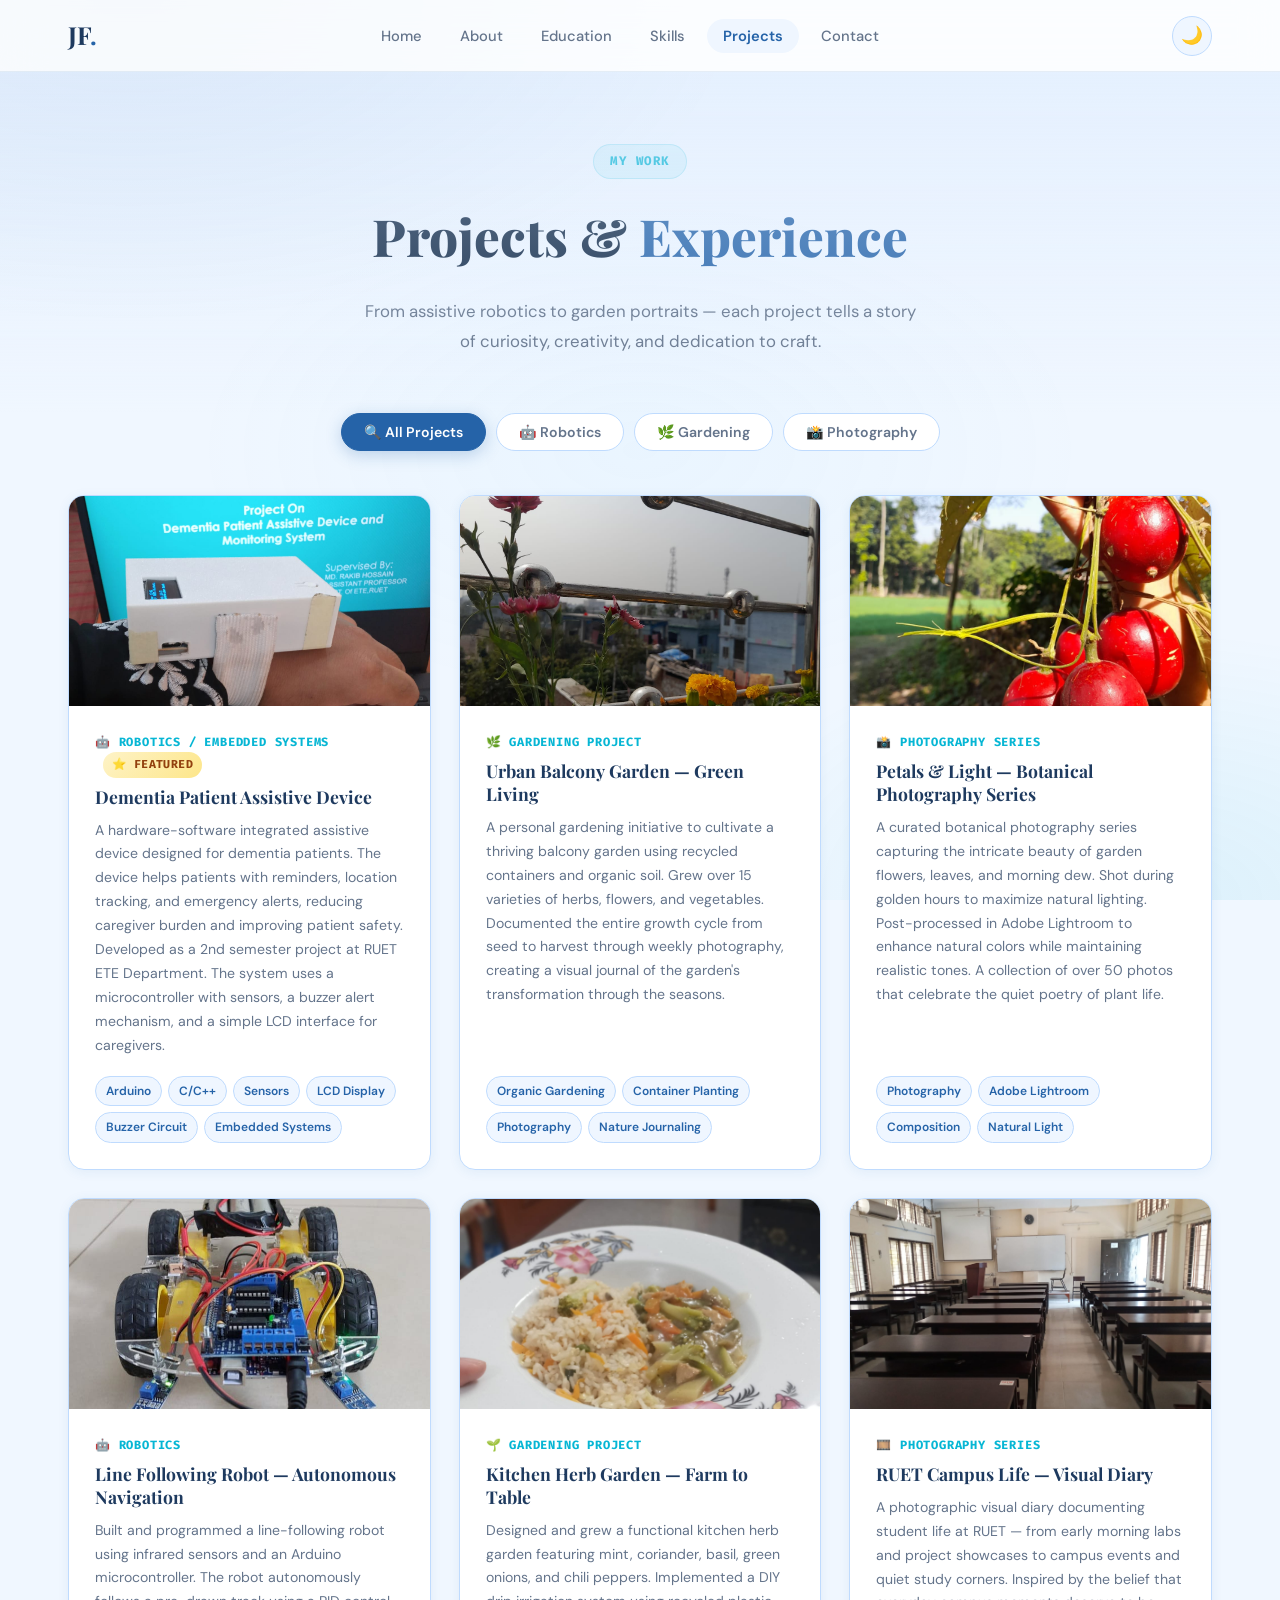
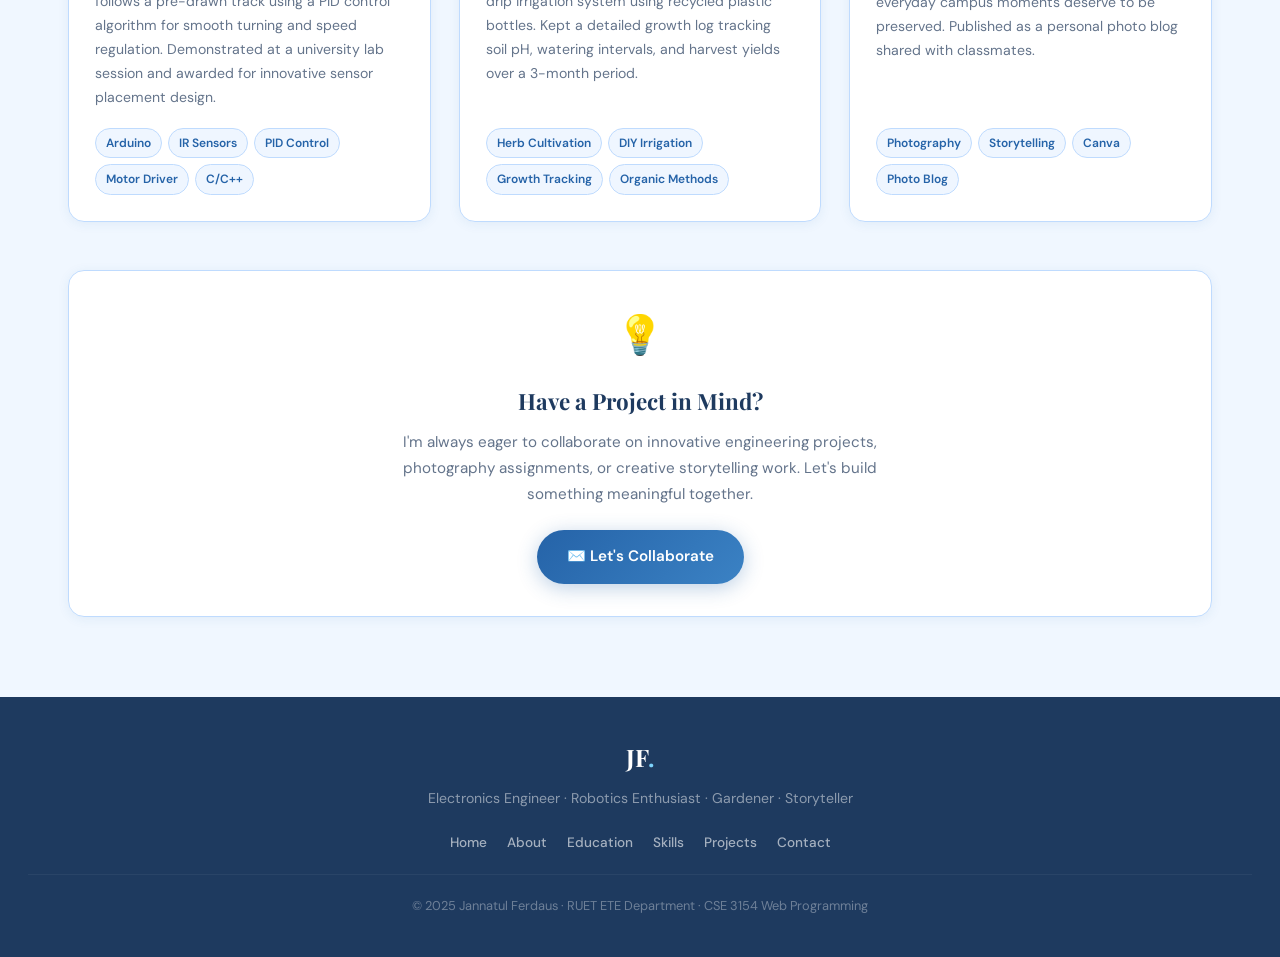
<file: projects.html>
<!DOCTYPE html>
<html lang="en">
<head>
  <meta charset="UTF-8" />
  <meta name="viewport" content="width=device-width, initial-scale=1.0" />
  <meta name="description" content="Projects by Jannatul Ferdaus – Robotics, Gardening, Photography." />
  <title>Projects | Jannatul Ferdaus</title>
  <link rel="stylesheet" href="css/style.css" />
</head>
<body>

  <nav id="mainNav">
    <div class="nav-container">
      <a href="index.html" class="nav-logo">JF<span>.</span></a>
      <ul class="nav-links">
        <li><a href="index.html">Home</a></li>
        <li><a href="about.html">About</a></li>
        <li><a href="education.html">Education</a></li>
        <li><a href="skills.html">Skills</a></li>
        <li><a href="projects.html" class="active">Projects</a></li>
        <li><a href="contact.html">Contact</a></li>
      </ul>
      <div style="display:flex;align-items:center;gap:8px;">
        <button class="theme-toggle" aria-label="Toggle dark mode">🌙</button>
        <button class="hamburger" aria-label="Open menu"><span></span><span></span><span></span></button>
      </div>
    </div>
  </nav>
  <div class="mobile-nav">
    <a href="index.html">🏠 Home</a>
    <a href="about.html">👩‍💼 About</a>
    <a href="education.html">🎓 Education</a>
    <a href="skills.html">⚡ Skills</a>
    <a href="projects.html">🚀 Projects</a>
    <a href="contact.html">✉️ Contact</a>
  </div>

  <main class="page-content">

    <div class="page-hero">
      <div class="page-hero-tag">My Work</div>
      <h1 class="page-hero-title">Projects & <span>Experience</span></h1>
      <p class="page-hero-desc">
        From assistive robotics to garden portraits — each project tells a story of
        curiosity, creativity, and dedication to craft.
      </p>
    </div>

    <div class="projects-content">

      <!-- Filter Buttons -->
      <div class="projects-filter">
        <button class="filter-btn active" data-filter="all">🔍 All Projects</button>
        <button class="filter-btn" data-filter="robotics">🤖 Robotics</button>
        <button class="filter-btn" data-filter="gardening">🌿 Gardening</button>
        <button class="filter-btn" data-filter="photography">📸 Photography</button>
      </div>

      <!-- Projects Grid -->
      <div class="projects-grid">

        <!-- PROJECT 1: Dementia Device (FEATURED) -->
        <div class="project-card reveal" data-category="robotics">
          <!-- Replace with: images/project-dementia.jpg -->
          <img
            src="dementiaProject.jpeg"
            alt="Dementia Patient Assistive Device"
            class="project-image"
            onerror="this.style.display='none'; this.nextElementSibling.style.display='flex';"
          />
          <div class="project-image-placeholder" style="display:none;">
            <span>🤖</span>
            <p>Add images/project-dementia.jpg</p>
          </div>
          <div class="project-body">
            <div class="project-category">
              🤖 Robotics / Embedded Systems
              <span class="featured-badge">⭐ Featured</span>
            </div>
            <h3 class="project-title">Dementia Patient Assistive Device</h3>
            <p class="project-desc">
              A hardware-software integrated assistive device designed for dementia patients.
              The device helps patients with reminders, location tracking, and emergency alerts,
              reducing caregiver burden and improving patient safety. Developed as a 2nd semester
              project at RUET ETE Department. The system uses a microcontroller with sensors,
              a buzzer alert mechanism, and a simple LCD interface for caregivers.
            </p>
            <div class="project-tools">
              <span class="tool-tag">Arduino</span>
              <span class="tool-tag">C/C++</span>
              <span class="tool-tag">Sensors</span>
              <span class="tool-tag">LCD Display</span>
              <span class="tool-tag">Buzzer Circuit</span>
              <span class="tool-tag">Embedded Systems</span>
            </div>
          </div>
        </div>

        <!-- PROJECT 2: Garden Photography -->
        <div class="project-card reveal" data-category="gardening">
          <!-- Replace with: images/project-garden1.jpg -->
          <img
            src="Gardening.jpeg"
            alt="My Garden – Jannatul Ferdaus"
            class="project-image"
            onerror="this.style.display='none'; this.nextElementSibling.style.display='flex';"
          />
          <div class="project-image-placeholder" style="display:none;">
            <span>🌿</span>
            <p>Add images/project-garden1.jpg</p>
          </div>
          <div class="project-body">
            <div class="project-category">🌿 Gardening Project</div>
            <h3 class="project-title">Urban Balcony Garden — Green Living</h3>
            <p class="project-desc">
              A personal gardening initiative to cultivate a thriving balcony garden using
              recycled containers and organic soil. Grew over 15 varieties of herbs, flowers,
              and vegetables. Documented the entire growth cycle from seed to harvest through
              weekly photography, creating a visual journal of the garden's transformation
              through the seasons.
            </p>
            <div class="project-tools">
              <span class="tool-tag">Organic Gardening</span>
              <span class="tool-tag">Container Planting</span>
              <span class="tool-tag">Photography</span>
              <span class="tool-tag">Nature Journaling</span>
            </div>
          </div>
        </div>

        <!-- PROJECT 3: Nature Photography -->
        <div class="project-card reveal" data-category="photography">
          <!-- Replace with: images/project-photo1.jpg -->
          <img
            src="photography.jpeg"
            alt="Nature Photography Project"
            class="project-image"
            onerror="this.style.display='none'; this.nextElementSibling.style.display='flex';"
          />
          <div class="project-image-placeholder" style="display:none;">
            <span>📸</span>
            <p>Add images/project-photo1.jpg</p>
          </div>
          <div class="project-body">
            <div class="project-category">📸 Photography Series</div>
            <h3 class="project-title">Petals & Light — Botanical Photography Series</h3>
            <p class="project-desc">
              A curated botanical photography series capturing the intricate beauty of garden
              flowers, leaves, and morning dew. Shot during golden hours to maximize natural
              lighting. Post-processed in Adobe Lightroom to enhance natural colors while
              maintaining realistic tones. A collection of over 50 photos that celebrate
              the quiet poetry of plant life.
            </p>
            <div class="project-tools">
              <span class="tool-tag">Photography</span>
              <span class="tool-tag">Adobe Lightroom</span>
              <span class="tool-tag">Composition</span>
              <span class="tool-tag">Natural Light</span>
            </div>
          </div>
        </div>

        <!-- PROJECT 4: Robotics Line Follower -->
<div class="project-card reveal" data-category="robotics">

  <!-- Add your image here -->
  <img
    src="lineFolloRobot.jpeg"
    alt="Line Follower Robot"
    class="project-image"
    onerror="this.style.display='none'; this.nextElementSibling.style.display='flex';"
  />

  <!-- Fallback placeholder -->
  <div class="project-image-placeholder" style="display:none;">
    <span>⚙️</span>
    <p>Add images/project-robot2.jpg</p>
  </div>

  <div class="project-body">
    <div class="project-category">🤖 Robotics</div>
    <h3 class="project-title">Line Following Robot — Autonomous Navigation</h3>
    <p class="project-desc">
      Built and programmed a line-following robot using infrared sensors and an
      Arduino microcontroller. The robot autonomously follows a pre-drawn track
      using a PID control algorithm for smooth turning and speed regulation.
      Demonstrated at a university lab session and awarded for innovative sensor
      placement design.
    </p>
    <div class="project-tools">
      <span class="tool-tag">Arduino</span>
      <span class="tool-tag">IR Sensors</span>
      <span class="tool-tag">PID Control</span>
      <span class="tool-tag">Motor Driver</span>
      <span class="tool-tag">C/C++</span>
    </div>
  </div>
</div>
        <!-- PROJECT 5: Garden Companion -->
        <div class="project-card reveal" data-category="gardening">
          <!-- Replace with: images/project-garden2.jpg -->
          <img
            src="kitchen.jpeg"
            alt="Herb Garden Project"
            class="project-image"
            onerror="this.style.display='none'; this.nextElementSibling.style.display='flex';"
          />
          <div class="project-image-placeholder" style="display:none;">
            <span>🌱</span>
            <p>Add images/project-garden2.jpg</p>
          </div>
          <div class="project-body">
            <div class="project-category">🌱 Gardening Project</div>
            <h3 class="project-title">Kitchen Herb Garden — Farm to Table</h3>
            <p class="project-desc">
              Designed and grew a functional kitchen herb garden featuring mint, coriander,
              basil, green onions, and chili peppers. Implemented a DIY drip irrigation
              system using recycled plastic bottles. Kept a detailed growth log tracking
              soil pH, watering intervals, and harvest yields over a 3-month period.
            </p>
            <div class="project-tools">
              <span class="tool-tag">Herb Cultivation</span>
              <span class="tool-tag">DIY Irrigation</span>
              <span class="tool-tag">Growth Tracking</span>
              <span class="tool-tag">Organic Methods</span>
            </div>
          </div>
        </div>

        <!-- PROJECT 6: Street Photography -->
        <div class="project-card reveal" data-category="photography">
          <!-- Replace with: images/project-photo2.jpg -->
          <img
            src="ruetlife.jpeg"
            alt="Campus Photography"
            class="project-image"
            onerror="this.style.display='none'; this.nextElementSibling.style.display='flex';"
          />
          <div class="project-image-placeholder" style="display:none;">
            <span>🎞️</span>
            <p>Add images/project-photo2.jpg</p>
          </div>
          <div class="project-body">
            <div class="project-category">🎞️ Photography Series</div>
            <h3 class="project-title">RUET Campus Life — Visual Diary</h3>
            <p class="project-desc">
              A photographic visual diary documenting student life at RUET — from early
              morning labs and project showcases to campus events and quiet study corners.
              Inspired by the belief that everyday campus moments deserve to be preserved.
              Published as a personal photo blog shared with classmates.
            </p>
            <div class="project-tools">
              <span class="tool-tag">Photography</span>
              <span class="tool-tag">Storytelling</span>
              <span class="tool-tag">Canva</span>
              <span class="tool-tag">Photo Blog</span>
            </div>
          </div>
        </div>

      </div><!-- end projects-grid -->

      <!-- Call to action -->
      <div class="content-card reveal" style="text-align:center; margin-top:48px;">
        <div style="font-size:2.4rem; margin-bottom:14px;">💡</div>
        <h3 style="font-family:var(--font-display); font-size:1.4rem; font-weight:700; color:var(--navy); margin-bottom:10px;">Have a Project in Mind?</h3>
        <p style="color:var(--text-muted); max-width:480px; margin:0 auto 22px; font-size:0.95rem; line-height:1.7;">
          I'm always eager to collaborate on innovative engineering projects, photography assignments,
          or creative storytelling work. Let's build something meaningful together.
        </p>
        <a href="contact.html" class="btn-primary">✉️ Let's Collaborate</a>
      </div>

    </div>
  </main>

  <footer>
    <div class="footer-logo">JF<span>.</span></div>
    <p class="footer-tagline">Electronics Engineer · Robotics Enthusiast · Gardener · Storyteller</p>
    <div class="footer-links">
      <a href="index.html">Home</a>
      <a href="about.html">About</a>
      <a href="education.html">Education</a>
      <a href="skills.html">Skills</a>
      <a href="projects.html">Projects</a>
      <a href="contact.html">Contact</a>
    </div>
    <p class="footer-copy">© 2025 Jannatul Ferdaus · RUET ETE Department · CSE 3154 Web Programming</p>
  </footer>

  <button class="back-to-top" aria-label="Back to top">↑</button>
  <script src="js/script.js"></script>
</body>
</html>
</file>
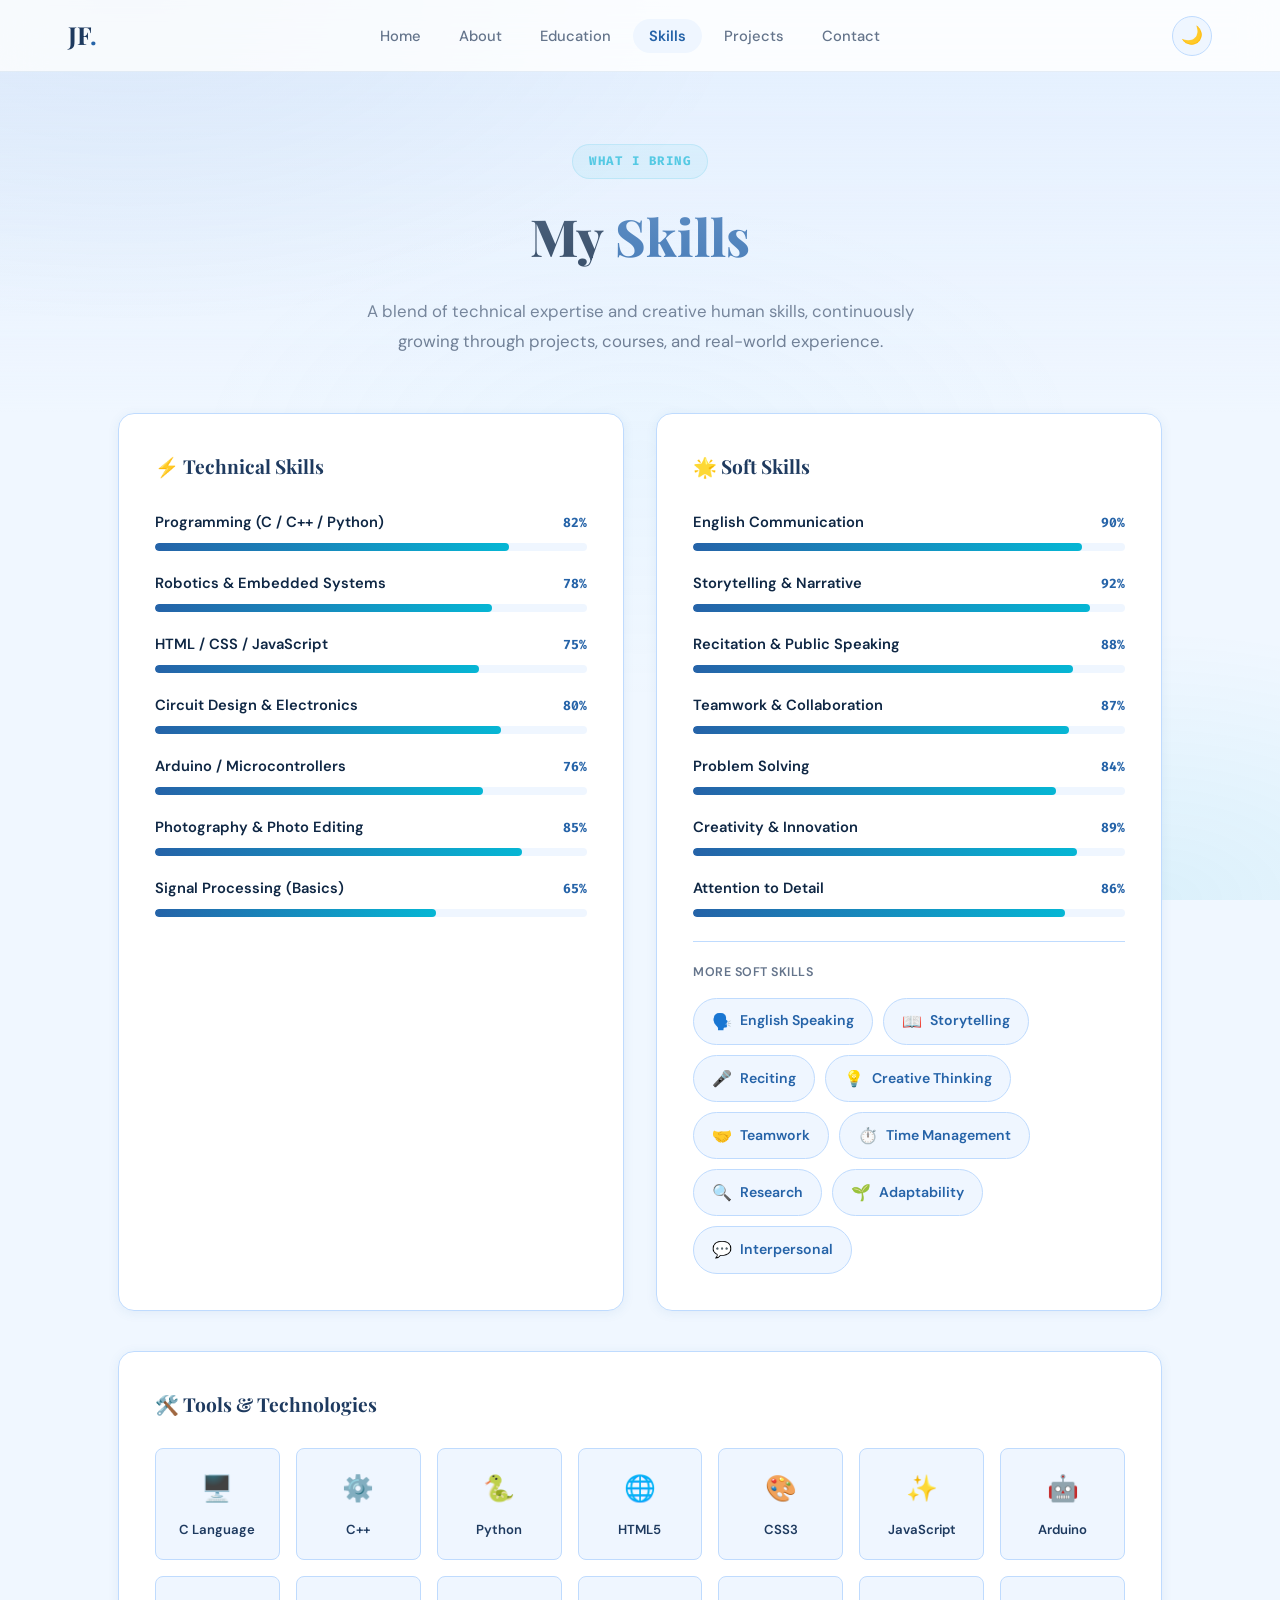
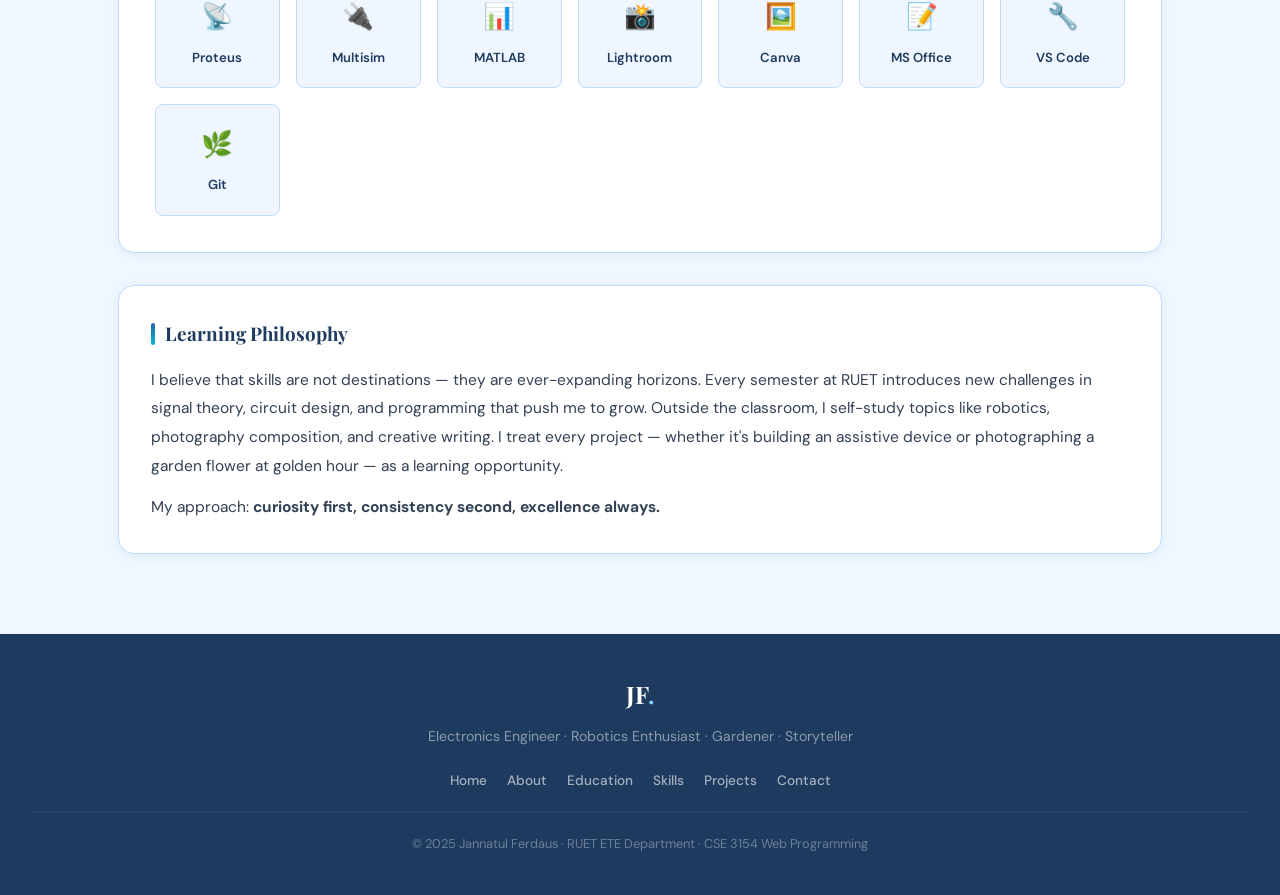
<file: skills.html>
<!DOCTYPE html>
<html lang="en">
<head>
  <meta charset="UTF-8" />
  <meta name="viewport" content="width=device-width, initial-scale=1.0" />
  <meta name="description" content="Skills of Jannatul Ferdaus – Technical and Soft Skills." />
  <title>Skills | Jannatul Ferdaus</title>
  <link rel="stylesheet" href="css/style.css" />
</head>
<body>

  <nav id="mainNav">
    <div class="nav-container">
      <a href="index.html" class="nav-logo">JF<span>.</span></a>
      <ul class="nav-links">
        <li><a href="index.html">Home</a></li>
        <li><a href="about.html">About</a></li>
        <li><a href="education.html">Education</a></li>
        <li><a href="skills.html" class="active">Skills</a></li>
        <li><a href="projects.html">Projects</a></li>
        <li><a href="contact.html">Contact</a></li>
      </ul>
      <div style="display:flex;align-items:center;gap:8px;">
        <button class="theme-toggle" aria-label="Toggle dark mode">🌙</button>
        <button class="hamburger" aria-label="Open menu"><span></span><span></span><span></span></button>
      </div>
    </div>
  </nav>
  <div class="mobile-nav">
    <a href="index.html">🏠 Home</a>
    <a href="about.html">👩‍💼 About</a>
    <a href="education.html">🎓 Education</a>
    <a href="skills.html">⚡ Skills</a>
    <a href="projects.html">🚀 Projects</a>
    <a href="contact.html">✉️ Contact</a>
  </div>

  <main class="page-content">

    <div class="page-hero">
      <div class="page-hero-tag">What I Bring</div>
      <h1 class="page-hero-title">My <span>Skills</span></h1>
      <p class="page-hero-desc">
        A blend of technical expertise and creative human skills, continuously
        growing through projects, courses, and real-world experience.
      </p>
    </div>

    <div class="skills-content">

      <!-- Technical + Soft Skills -->
      <div class="skills-grid-main">

        <!-- Technical Skills -->
        <div class="skills-box reveal-left">
          <h2 class="skills-box-title">⚡ Technical Skills</h2>

          <div class="skill-row">
            <div class="skill-meta">
              <span class="skill-name">Programming (C / C++ / Python)</span>
              <span class="skill-pct">82%</span>
            </div>
            <div class="skill-bar-track">
              <div class="skill-bar-fill" data-width="82%"></div>
            </div>
          </div>

          <div class="skill-row">
            <div class="skill-meta">
              <span class="skill-name">Robotics & Embedded Systems</span>
              <span class="skill-pct">78%</span>
            </div>
            <div class="skill-bar-track">
              <div class="skill-bar-fill" data-width="78%"></div>
            </div>
          </div>

          <div class="skill-row">
            <div class="skill-meta">
              <span class="skill-name">HTML / CSS / JavaScript</span>
              <span class="skill-pct">75%</span>
            </div>
            <div class="skill-bar-track">
              <div class="skill-bar-fill" data-width="75%"></div>
            </div>
          </div>

          <div class="skill-row">
            <div class="skill-meta">
              <span class="skill-name">Circuit Design & Electronics</span>
              <span class="skill-pct">80%</span>
            </div>
            <div class="skill-bar-track">
              <div class="skill-bar-fill" data-width="80%"></div>
            </div>
          </div>

          <div class="skill-row">
            <div class="skill-meta">
              <span class="skill-name">Arduino / Microcontrollers</span>
              <span class="skill-pct">76%</span>
            </div>
            <div class="skill-bar-track">
              <div class="skill-bar-fill" data-width="76%"></div>
            </div>
          </div>

          <div class="skill-row">
            <div class="skill-meta">
              <span class="skill-name">Photography & Photo Editing</span>
              <span class="skill-pct">85%</span>
            </div>
            <div class="skill-bar-track">
              <div class="skill-bar-fill" data-width="85%"></div>
            </div>
          </div>

          <div class="skill-row">
            <div class="skill-meta">
              <span class="skill-name">Signal Processing (Basics)</span>
              <span class="skill-pct">65%</span>
            </div>
            <div class="skill-bar-track">
              <div class="skill-bar-fill" data-width="65%"></div>
            </div>
          </div>

        </div>

        <!-- Soft Skills -->
        <div class="skills-box reveal-right">
          <h2 class="skills-box-title">🌟 Soft Skills</h2>

          <div class="skill-row">
            <div class="skill-meta">
              <span class="skill-name">English Communication</span>
              <span class="skill-pct">90%</span>
            </div>
            <div class="skill-bar-track">
              <div class="skill-bar-fill" data-width="90%"></div>
            </div>
          </div>

          <div class="skill-row">
            <div class="skill-meta">
              <span class="skill-name">Storytelling & Narrative</span>
              <span class="skill-pct">92%</span>
            </div>
            <div class="skill-bar-track">
              <div class="skill-bar-fill" data-width="92%"></div>
            </div>
          </div>

          <div class="skill-row">
            <div class="skill-meta">
              <span class="skill-name">Recitation & Public Speaking</span>
              <span class="skill-pct">88%</span>
            </div>
            <div class="skill-bar-track">
              <div class="skill-bar-fill" data-width="88%"></div>
            </div>
          </div>

          <div class="skill-row">
            <div class="skill-meta">
              <span class="skill-name">Teamwork & Collaboration</span>
              <span class="skill-pct">87%</span>
            </div>
            <div class="skill-bar-track">
              <div class="skill-bar-fill" data-width="87%"></div>
            </div>
          </div>

          <div class="skill-row">
            <div class="skill-meta">
              <span class="skill-name">Problem Solving</span>
              <span class="skill-pct">84%</span>
            </div>
            <div class="skill-bar-track">
              <div class="skill-bar-fill" data-width="84%"></div>
            </div>
          </div>

          <div class="skill-row">
            <div class="skill-meta">
              <span class="skill-name">Creativity & Innovation</span>
              <span class="skill-pct">89%</span>
            </div>
            <div class="skill-bar-track">
              <div class="skill-bar-fill" data-width="89%"></div>
            </div>
          </div>

          <div class="skill-row">
            <div class="skill-meta">
              <span class="skill-name">Attention to Detail</span>
              <span class="skill-pct">86%</span>
            </div>
            <div class="skill-bar-track">
              <div class="skill-bar-fill" data-width="86%"></div>
            </div>
          </div>

          <!-- Soft skill tags below bars -->
          <div style="margin-top:24px; padding-top:20px; border-top:1px solid var(--border);">
            <p style="font-size:0.78rem; color:var(--text-muted); font-weight:600; text-transform:uppercase; letter-spacing:0.5px; margin-bottom:14px;">More Soft Skills</p>
            <div class="soft-skills-wrap">
              <span class="soft-tag"><span class="tag-icon">🗣️</span>English Speaking</span>
              <span class="soft-tag"><span class="tag-icon">📖</span>Storytelling</span>
              <span class="soft-tag"><span class="tag-icon">🎤</span>Reciting</span>
              <span class="soft-tag"><span class="tag-icon">💡</span>Creative Thinking</span>
              <span class="soft-tag"><span class="tag-icon">🤝</span>Teamwork</span>
              <span class="soft-tag"><span class="tag-icon">⏱️</span>Time Management</span>
              <span class="soft-tag"><span class="tag-icon">🔍</span>Research</span>
              <span class="soft-tag"><span class="tag-icon">🌱</span>Adaptability</span>
              <span class="soft-tag"><span class="tag-icon">💬</span>Interpersonal</span>
            </div>
          </div>
        </div>

      </div>

      <!-- Tools & Technologies -->
      <div class="tools-section reveal">
        <h2 class="skills-box-title">🛠️ Tools & Technologies</h2>
        <div class="tools-grid">
          <div class="tool-chip"><span class="tool-icon">🖥️</span>C Language</div>
          <div class="tool-chip"><span class="tool-icon">⚙️</span>C++</div>
          <div class="tool-chip"><span class="tool-icon">🐍</span>Python</div>
          <div class="tool-chip"><span class="tool-icon">🌐</span>HTML5</div>
          <div class="tool-chip"><span class="tool-icon">🎨</span>CSS3</div>
          <div class="tool-chip"><span class="tool-icon">✨</span>JavaScript</div>
          <div class="tool-chip"><span class="tool-icon">🤖</span>Arduino</div>
          <div class="tool-chip"><span class="tool-icon">📡</span>Proteus</div>
          <div class="tool-chip"><span class="tool-icon">🔌</span>Multisim</div>
          <div class="tool-chip"><span class="tool-icon">📊</span>MATLAB</div>
          <div class="tool-chip"><span class="tool-icon">📸</span>Lightroom</div>
          <div class="tool-chip"><span class="tool-icon">🖼️</span>Canva</div>
          <div class="tool-chip"><span class="tool-icon">📝</span>MS Office</div>
          <div class="tool-chip"><span class="tool-icon">🔧</span>VS Code</div>
          <div class="tool-chip"><span class="tool-icon">🌿</span>Git</div>
        </div>
      </div>

      <!-- Learning Journey -->
      <div class="content-card reveal" style="margin-top: 32px;">
        <h2 class="content-card-title">Learning Philosophy</h2>
        <p>
          I believe that skills are not destinations — they are ever-expanding horizons. Every semester at RUET
          introduces new challenges in signal theory, circuit design, and programming that push me to grow.
          Outside the classroom, I self-study topics like robotics, photography composition, and creative
          writing. I treat every project — whether it's building an assistive device or photographing a garden
          flower at golden hour — as a learning opportunity.
        </p>
        <p>
          My approach: <strong>curiosity first, consistency second, excellence always.</strong>
        </p>
      </div>

    </div>
  </main>

  <footer>
    <div class="footer-logo">JF<span>.</span></div>
    <p class="footer-tagline">Electronics Engineer · Robotics Enthusiast · Gardener · Storyteller</p>
    <div class="footer-links">
      <a href="index.html">Home</a>
      <a href="about.html">About</a>
      <a href="education.html">Education</a>
      <a href="skills.html">Skills</a>
      <a href="projects.html">Projects</a>
      <a href="contact.html">Contact</a>
    </div>
    <p class="footer-copy">© 2025 Jannatul Ferdaus · RUET ETE Department · CSE 3154 Web Programming</p>
  </footer>

  <button class="back-to-top" aria-label="Back to top">↑</button>
  <script src="js/script.js"></script>
</body>
</html>
</file>
<file: css/style.css>
/* ============================================
   JANNATUL FERDAUS - PORTFOLIO STYLESHEET
   CSE 3154 | Web Programming
   ============================================ */

/* ---- Google Fonts Import ---- */
@import url('https://fonts.googleapis.com/css2?family=Playfair+Display:wght@400;600;700;800&family=DM+Sans:wght@300;400;500;600&family=Fira+Code:wght@400;500&display=swap');

/* ---- CSS Variables ---- */
:root {
  --primary: #2563a8;
  --primary-light: #3b82c4;
  --primary-pale: #dbeafe;
  --primary-subtle: #eff6ff;
  --accent: #06b6d4;
  --accent-light: #67e8f9;
  --navy: #1e3a5f;
  --sky: #7dd3fc;
  --mist: #f0f7ff;
  --white: #ffffff;
  --text-dark: #0f2744;
  --text-body: #334155;
  --text-muted: #64748b;
  --border: #bfdbfe;
  --card-bg: rgba(255,255,255,0.85);
  --shadow-sm: 0 2px 12px rgba(37,99,168,0.08);
  --shadow-md: 0 8px 32px rgba(37,99,168,0.14);
  --shadow-lg: 0 20px 60px rgba(37,99,168,0.18);
  --radius: 16px;
  --radius-sm: 8px;
  --radius-lg: 28px;
  --nav-h: 72px;
  --font-display: 'Playfair Display', Georgia, serif;
  --font-body: 'DM Sans', sans-serif;
  --font-mono: 'Fira Code', monospace;
  --transition: all 0.32s cubic-bezier(0.4,0,0.2,1);
}

/* ---- Reset & Base ---- */
*, *::before, *::after { box-sizing: border-box; margin: 0; padding: 0; }
html { scroll-behavior: smooth; font-size: 16px; }
body {
  font-family: var(--font-body);
  color: var(--text-body);
  background: var(--mist);
  line-height: 1.7;
  overflow-x: hidden;
}
img { max-width: 100%; display: block; }
a { text-decoration: none; color: inherit; }
ul { list-style: none; }

/* ---- Background Mesh ---- */
body::before {
  content: '';
  position: fixed;
  top: 0; left: 0;
  width: 100%; height: 100%;
  background:
    radial-gradient(ellipse 80% 60% at 10% 0%, rgba(37,99,168,0.10) 0%, transparent 60%),
    radial-gradient(ellipse 60% 50% at 90% 100%, rgba(6,182,212,0.09) 0%, transparent 60%),
    radial-gradient(ellipse 50% 40% at 50% 50%, rgba(125,211,252,0.05) 0%, transparent 70%);
  pointer-events: none;
  z-index: 0;
}

/* ---- Scrollbar ---- */
::-webkit-scrollbar { width: 7px; }
::-webkit-scrollbar-track { background: var(--primary-subtle); }
::-webkit-scrollbar-thumb { background: var(--primary-light); border-radius: 10px; }

/* ============================================
   NAVIGATION
   ============================================ */
nav {
  position: fixed;
  top: 0; left: 0; right: 0;
  height: var(--nav-h);
  background: rgba(255,255,255,0.75);
  backdrop-filter: blur(20px);
  -webkit-backdrop-filter: blur(20px);
  border-bottom: 1px solid rgba(37,99,168,0.10);
  z-index: 1000;
  transition: var(--transition);
}
nav.scrolled {
  background: rgba(255,255,255,0.95);
  box-shadow: var(--shadow-sm);
}
.nav-container {
  max-width: 1200px;
  margin: 0 auto;
  padding: 0 28px;
  height: 100%;
  display: flex;
  align-items: center;
  justify-content: space-between;
}
.nav-logo {
  font-family: var(--font-display);
  font-size: 1.55rem;
  font-weight: 700;
  color: var(--navy);
  letter-spacing: -0.5px;
}
.nav-logo span {
  color: var(--primary);
}
.nav-links {
  display: flex;
  align-items: center;
  gap: 6px;
}
.nav-links a {
  font-size: 0.92rem;
  font-weight: 500;
  color: var(--text-muted);
  padding: 7px 16px;
  border-radius: 100px;
  transition: var(--transition);
  position: relative;
}
.nav-links a:hover,
.nav-links a.active {
  color: var(--primary);
  background: var(--primary-subtle);
}
.nav-links a.active {
  font-weight: 600;
}
.hamburger {
  display: none;
  flex-direction: column;
  gap: 5px;
  cursor: pointer;
  padding: 6px;
  border-radius: 8px;
  transition: var(--transition);
  background: none;
  border: none;
}
.hamburger:hover { background: var(--primary-subtle); }
.hamburger span {
  display: block;
  width: 24px;
  height: 2.5px;
  background: var(--navy);
  border-radius: 2px;
  transition: var(--transition);
}
.hamburger.open span:nth-child(1) { transform: translateY(7.5px) rotate(45deg); }
.hamburger.open span:nth-child(2) { opacity: 0; transform: scaleX(0); }
.hamburger.open span:nth-child(3) { transform: translateY(-7.5px) rotate(-45deg); }

/* ---- Mobile Nav ---- */
.mobile-nav {
  display: none;
  position: fixed;
  top: var(--nav-h);
  left: 0; right: 0;
  background: rgba(255,255,255,0.97);
  backdrop-filter: blur(20px);
  border-bottom: 1px solid var(--border);
  padding: 16px 28px 24px;
  z-index: 999;
  flex-direction: column;
  gap: 4px;
  animation: slideDown 0.28s ease;
}
.mobile-nav.open { display: flex; }
.mobile-nav a {
  font-size: 1rem;
  font-weight: 500;
  color: var(--text-body);
  padding: 12px 16px;
  border-radius: var(--radius-sm);
  transition: var(--transition);
}
.mobile-nav a:hover, .mobile-nav a.active {
  color: var(--primary);
  background: var(--primary-subtle);
}
@keyframes slideDown {
  from { opacity: 0; transform: translateY(-12px); }
  to { opacity: 1; transform: translateY(0); }
}

/* ============================================
   PAGE WRAPPER
   ============================================ */
.page-content {
  position: relative;
  z-index: 1;
  min-height: 100vh;
  padding-top: var(--nav-h);
}

/* ============================================
   HERO SECTION (HOME)
   ============================================ */
.hero {
  min-height: calc(100vh - var(--nav-h));
  display: flex;
  align-items: center;
  padding: 80px 28px 60px;
  position: relative;
  overflow: hidden;
}
.hero::before {
  content: '';
  position: absolute;
  top: -120px; right: -80px;
  width: 600px; height: 600px;
  background: radial-gradient(circle, rgba(6,182,212,0.12) 0%, transparent 70%);
  pointer-events: none;
}
.hero::after {
  content: '';
  position: absolute;
  bottom: -80px; left: -60px;
  width: 450px; height: 450px;
  background: radial-gradient(circle, rgba(37,99,168,0.10) 0%, transparent 70%);
  pointer-events: none;
}
.hero-container {
  max-width: 1200px;
  margin: 0 auto;
  width: 100%;
  display: grid;
  grid-template-columns: 1fr 1fr;
  gap: 64px;
  align-items: center;
}
.hero-badge {
  display: inline-flex;
  align-items: center;
  gap: 8px;
  background: var(--primary-subtle);
  border: 1px solid var(--border);
  color: var(--primary);
  font-size: 0.82rem;
  font-weight: 600;
  padding: 6px 16px;
  border-radius: 100px;
  margin-bottom: 22px;
  letter-spacing: 0.5px;
  text-transform: uppercase;
}
.hero-badge::before {
  content: '';
  width: 7px; height: 7px;
  background: var(--accent);
  border-radius: 50%;
  animation: pulse 2s infinite;
}
@keyframes pulse {
  0%, 100% { opacity: 1; transform: scale(1); }
  50% { opacity: 0.5; transform: scale(0.8); }
}
.hero-title {
  font-family: var(--font-display);
  font-size: clamp(2.4rem, 5vw, 3.8rem);
  font-weight: 800;
  color: var(--text-dark);
  line-height: 1.15;
  margin-bottom: 12px;
}
.hero-title .highlight {
  color: var(--primary);
  position: relative;
  display: inline-block;
}
.hero-title .highlight::after {
  content: '';
  position: absolute;
  bottom: 4px; left: 0;
  width: 100%; height: 6px;
  background: linear-gradient(90deg, var(--accent-light), var(--sky));
  border-radius: 3px;
  z-index: -1;
  opacity: 0.5;
}
.hero-role {
  font-size: 1.2rem;
  color: var(--primary-light);
  font-weight: 500;
  margin-bottom: 22px;
  font-family: var(--font-mono);
}
.hero-desc {
  font-size: 1.05rem;
  color: var(--text-muted);
  max-width: 480px;
  margin-bottom: 38px;
  line-height: 1.8;
}
.hero-btns {
  display: flex;
  gap: 14px;
  flex-wrap: wrap;
}
.btn-primary {
  display: inline-flex;
  align-items: center;
  gap: 8px;
  background: linear-gradient(135deg, var(--primary), var(--primary-light));
  color: white;
  padding: 14px 30px;
  border-radius: 100px;
  font-weight: 600;
  font-size: 0.95rem;
  transition: var(--transition);
  box-shadow: 0 4px 20px rgba(37,99,168,0.30);
  border: none;
  cursor: pointer;
}
.btn-primary:hover {
  transform: translateY(-2px);
  box-shadow: 0 8px 28px rgba(37,99,168,0.38);
}
.btn-outline {
  display: inline-flex;
  align-items: center;
  gap: 8px;
  background: transparent;
  color: var(--primary);
  padding: 13px 28px;
  border-radius: 100px;
  font-weight: 600;
  font-size: 0.95rem;
  border: 2px solid var(--border);
  transition: var(--transition);
  cursor: pointer;
}
.btn-outline:hover {
  background: var(--primary-subtle);
  border-color: var(--primary-light);
  transform: translateY(-2px);
}
.hero-image-side {
  display: flex;
  justify-content: center;
  align-items: center;
  position: relative;
}
.hero-photo-wrap {
  position: relative;
  width: 360px;
  height: 420px;
}
.hero-photo-wrap::before {
  content: '';
  position: absolute;
  top: -18px; right: -18px;
  width: 100%; height: 100%;
  border: 2px solid var(--border);
  border-radius: var(--radius-lg);
  z-index: 0;
}
.hero-photo-wrap::after {
  content: '';
  position: absolute;
  bottom: -12px; left: -12px;
  width: 80px; height: 80px;
  background: linear-gradient(135deg, var(--accent), var(--sky));
  border-radius: 50%;
  z-index: 0;
  opacity: 0.4;
}
.hero-photo {
  width: 100%;
  height: 100%;
  object-fit: cover;
  border-radius: var(--radius-lg);
  position: relative;
  z-index: 1;
  box-shadow: var(--shadow-lg);
}
.hero-photo-placeholder {
  width: 100%;
  height: 100%;
  background: linear-gradient(135deg, var(--primary-pale), var(--sky));
  border-radius: var(--radius-lg);
  position: relative;
  z-index: 1;
  display: flex;
  flex-direction: column;
  align-items: center;
  justify-content: center;
  box-shadow: var(--shadow-lg);
  color: var(--primary);
}
.hero-photo-placeholder .ph-icon {
  font-size: 5rem;
  margin-bottom: 12px;
  opacity: 0.6;
}
.hero-photo-placeholder p {
  font-size: 0.85rem;
  font-weight: 500;
  opacity: 0.7;
  text-align: center;
  padding: 0 20px;
}
.floating-card {
  position: absolute;
  background: var(--white);
  border-radius: var(--radius);
  padding: 14px 20px;
  box-shadow: var(--shadow-md);
  border: 1px solid var(--border);
  z-index: 2;
  animation: float 4s ease-in-out infinite;
}
.floating-card.card-1 {
  top: 30px; left: -40px;
  animation-delay: 0s;
}
.floating-card.card-2 {
  bottom: 50px; right: -35px;
  animation-delay: 2s;
}
@keyframes float {
  0%, 100% { transform: translateY(0); }
  50% { transform: translateY(-10px); }
}
.floating-card .fc-label {
  font-size: 0.72rem;
  color: var(--text-muted);
  font-weight: 500;
  text-transform: uppercase;
  letter-spacing: 0.6px;
}
.floating-card .fc-value {
  font-size: 1.1rem;
  font-weight: 700;
  color: var(--navy);
}
.floating-card .fc-icon {
  font-size: 1.4rem;
  margin-bottom: 4px;
}

/* ---- Stats Strip ---- */
.stats-strip {
  padding: 48px 28px;
  background: var(--white);
  border-top: 1px solid var(--border);
  border-bottom: 1px solid var(--border);
}
.stats-container {
  max-width: 1200px;
  margin: 0 auto;
  display: flex;
  justify-content: center;
  gap: 0;
}
.stat-item {
  text-align: center;
  padding: 20px 60px;
  border-right: 1px solid var(--border);
  flex: 1;
  max-width: 220px;
}
.stat-item:last-child { border-right: none; }
.stat-number {
  font-family: var(--font-display);
  font-size: 2.4rem;
  font-weight: 800;
  color: var(--primary);
  line-height: 1;
  margin-bottom: 6px;
}
.stat-label {
  font-size: 0.88rem;
  color: var(--text-muted);
  font-weight: 500;
}

/* ---- Section Styles ---- */
section {
  padding: 80px 28px;
}
.section-header {
  text-align: center;
  margin-bottom: 56px;
}
.section-tag {
  display: inline-block;
  font-size: 0.78rem;
  font-weight: 700;
  color: var(--accent);
  text-transform: uppercase;
  letter-spacing: 1.5px;
  margin-bottom: 12px;
  font-family: var(--font-mono);
}
.section-title {
  font-family: var(--font-display);
  font-size: clamp(1.8rem, 3.5vw, 2.6rem);
  font-weight: 700;
  color: var(--text-dark);
  line-height: 1.2;
  margin-bottom: 14px;
}
.section-title span { color: var(--primary); }
.section-subtitle {
  font-size: 1rem;
  color: var(--text-muted);
  max-width: 520px;
  margin: 0 auto;
  line-height: 1.7;
}
.section-line {
  width: 56px;
  height: 4px;
  background: linear-gradient(90deg, var(--primary), var(--accent));
  border-radius: 2px;
  margin: 18px auto 0;
}

/* ---- Container ---- */
.container {
  max-width: 1200px;
  margin: 0 auto;
}

/* ============================================
   HOME - QUICK INTRO CARDS
   ============================================ */
.quick-cards {
  background: white;
  padding: 80px 28px;
}
.quick-grid {
  max-width: 1200px;
  margin: 0 auto;
  display: grid;
  grid-template-columns: repeat(3, 1fr);
  gap: 24px;
}
.quick-card {
  background: linear-gradient(135deg, var(--primary-subtle), var(--mist));
  border: 1px solid var(--border);
  border-radius: var(--radius);
  padding: 36px 30px;
  text-align: center;
  transition: var(--transition);
  cursor: default;
}
.quick-card:hover {
  transform: translateY(-6px);
  box-shadow: var(--shadow-md);
  border-color: var(--primary-light);
}
.quick-card-icon {
  font-size: 2.4rem;
  margin-bottom: 16px;
  display: block;
}
.quick-card h3 {
  font-family: var(--font-display);
  font-size: 1.2rem;
  color: var(--navy);
  margin-bottom: 10px;
  font-weight: 700;
}
.quick-card p {
  font-size: 0.9rem;
  color: var(--text-muted);
  line-height: 1.65;
}

/* ============================================
   PAGE HERO (Inner Pages)
   ============================================ */
.page-hero {
  padding: 72px 28px 56px;
  text-align: center;
  position: relative;
  overflow: hidden;
}
.page-hero::before {
  content: '';
  position: absolute;
  top: 0; left: 0; right: 0; bottom: 0;
  background: linear-gradient(180deg, rgba(219,234,254,0.5) 0%, transparent 100%);
  pointer-events: none;
}
.page-hero-tag {
  display: inline-block;
  font-size: 0.78rem;
  font-weight: 700;
  color: var(--accent);
  text-transform: uppercase;
  letter-spacing: 1.5px;
  font-family: var(--font-mono);
  margin-bottom: 14px;
  background: rgba(6,182,212,0.1);
  padding: 6px 16px;
  border-radius: 100px;
  border: 1px solid rgba(6,182,212,0.2);
}
.page-hero-title {
  font-family: var(--font-display);
  font-size: clamp(2rem, 4.5vw, 3.2rem);
  font-weight: 800;
  color: var(--text-dark);
  margin-bottom: 16px;
}
.page-hero-title span { color: var(--primary); }
.page-hero-desc {
  font-size: 1.05rem;
  color: var(--text-muted);
  max-width: 560px;
  margin: 0 auto;
  line-height: 1.8;
}

/* ============================================
   ABOUT PAGE
   ============================================ */
.about-grid {
  display: grid;
  grid-template-columns: 380px 1fr;
  gap: 52px;
  align-items: start;
  max-width: 1100px;
  margin: 0 auto;
  padding: 0 28px 80px;
}
.about-photo-card {
  background: var(--white);
  border-radius: var(--radius-lg);
  overflow: hidden;
  box-shadow: var(--shadow-md);
  border: 1px solid var(--border);
  position: sticky;
  top: calc(var(--nav-h) + 20px);
}
.about-photo {
  width: 100%;
  height: 360px;
  object-fit: cover;
  display: block;
}
.about-photo-placeholder {
  width: 100%;
  height: 360px;
  background: linear-gradient(135deg, var(--primary-pale), var(--sky));
  display: flex;
  flex-direction: column;
  align-items: center;
  justify-content: center;
  color: var(--primary);
}
.about-photo-placeholder span { font-size: 4rem; opacity: 0.5; }
.about-photo-placeholder p { font-size: 0.8rem; opacity: 0.6; margin-top: 8px; }
.about-card-info {
  padding: 24px;
  border-top: 1px solid var(--border);
}
.about-card-name {
  font-family: var(--font-display);
  font-size: 1.4rem;
  font-weight: 700;
  color: var(--navy);
  margin-bottom: 4px;
}
.about-card-role {
  font-size: 0.88rem;
  color: var(--primary);
  font-weight: 600;
  margin-bottom: 18px;
  font-family: var(--font-mono);
}
.about-detail-item {
  display: flex;
  align-items: center;
  gap: 10px;
  font-size: 0.88rem;
  color: var(--text-muted);
  margin-bottom: 8px;
}
.about-detail-item .di-icon {
  color: var(--primary);
  font-size: 1rem;
  flex-shrink: 0;
}
.about-content {
  display: flex;
  flex-direction: column;
  gap: 28px;
}
.content-card {
  background: var(--white);
  border: 1px solid var(--border);
  border-radius: var(--radius);
  padding: 32px;
  box-shadow: var(--shadow-sm);
  transition: var(--transition);
}
.content-card:hover {
  box-shadow: var(--shadow-md);
  transform: translateY(-2px);
}
.content-card-title {
  font-family: var(--font-display);
  font-size: 1.18rem;
  font-weight: 700;
  color: var(--navy);
  margin-bottom: 16px;
  display: flex;
  align-items: center;
  gap: 10px;
}
.content-card-title::before {
  content: '';
  width: 4px;
  height: 22px;
  background: linear-gradient(180deg, var(--primary), var(--accent));
  border-radius: 2px;
  display: inline-block;
}
.content-card p {
  color: var(--text-body);
  font-size: 0.97rem;
  line-height: 1.85;
  margin-bottom: 12px;
}
.content-card p:last-child { margin-bottom: 0; }
.interests-grid {
  display: grid;
  grid-template-columns: repeat(3, 1fr);
  gap: 12px;
  margin-top: 4px;
}
.interest-tag {
  background: var(--primary-subtle);
  border: 1px solid var(--border);
  color: var(--primary);
  padding: 10px 14px;
  border-radius: var(--radius-sm);
  text-align: center;
  font-size: 0.875rem;
  font-weight: 600;
  transition: var(--transition);
}
.interest-tag:hover {
  background: var(--primary);
  color: white;
  border-color: var(--primary);
  transform: translateY(-2px);
}
.goal-list {
  display: flex;
  flex-direction: column;
  gap: 10px;
}
.goal-item {
  display: flex;
  align-items: flex-start;
  gap: 12px;
  font-size: 0.95rem;
  color: var(--text-body);
}
.goal-item::before {
  content: '→';
  color: var(--accent);
  font-weight: 700;
  flex-shrink: 0;
  margin-top: 1px;
}

/* ============================================
   EDUCATION PAGE
   ============================================ */
.education-content {
  max-width: 900px;
  margin: 0 auto;
  padding: 0 28px 80px;
}
.edu-timeline {
  position: relative;
  padding-left: 32px;
}
.edu-timeline::before {
  content: '';
  position: absolute;
  left: 12px; top: 0; bottom: 0;
  width: 2px;
  background: linear-gradient(180deg, var(--primary), var(--accent), transparent);
  border-radius: 1px;
}
.edu-card {
  position: relative;
  background: var(--white);
  border: 1px solid var(--border);
  border-radius: var(--radius);
  padding: 32px 36px;
  margin-bottom: 28px;
  box-shadow: var(--shadow-sm);
  transition: var(--transition);
}
.edu-card::before {
  content: '';
  position: absolute;
  left: -38px;
  top: 36px;
  width: 14px;
  height: 14px;
  background: var(--primary);
  border: 3px solid var(--white);
  border-radius: 50%;
  box-shadow: 0 0 0 3px var(--border);
}
.edu-card:hover {
  box-shadow: var(--shadow-md);
  transform: translateX(4px);
  border-color: var(--primary-light);
}
.edu-card-header {
  display: flex;
  justify-content: space-between;
  align-items: flex-start;
  margin-bottom: 18px;
  gap: 16px;
}
.edu-institution {
  font-family: var(--font-display);
  font-size: 1.18rem;
  font-weight: 700;
  color: var(--navy);
  margin-bottom: 4px;
}
.edu-degree {
  font-size: 0.9rem;
  color: var(--primary);
  font-weight: 600;
}
.edu-year-badge {
  background: var(--primary-subtle);
  color: var(--primary);
  font-size: 0.82rem;
  font-weight: 700;
  padding: 6px 14px;
  border-radius: 100px;
  white-space: nowrap;
  border: 1px solid var(--border);
  flex-shrink: 0;
}
.edu-table {
  width: 100%;
  border-collapse: collapse;
  font-size: 0.9rem;
  margin-top: 4px;
}
.edu-table th {
  background: var(--primary-subtle);
  color: var(--primary);
  font-weight: 700;
  padding: 10px 16px;
  text-align: left;
  border: 1px solid var(--border);
  font-size: 0.83rem;
  text-transform: uppercase;
  letter-spacing: 0.5px;
}
.edu-table td {
  padding: 10px 16px;
  border: 1px solid var(--border);
  color: var(--text-body);
}
.edu-table tr:hover td { background: var(--primary-subtle); }
.result-badge {
  display: inline-flex;
  align-items: center;
  gap: 6px;
  background: linear-gradient(135deg, #dcfce7, #bbf7d0);
  color: #15803d;
  padding: 4px 12px;
  border-radius: 100px;
  font-weight: 700;
  font-size: 0.85rem;
}
.result-badge::before { content: '★'; }
.current-badge {
  display: inline-flex;
  align-items: center;
  gap: 6px;
  background: linear-gradient(135deg, var(--primary-subtle), var(--primary-pale));
  color: var(--primary);
  padding: 4px 12px;
  border-radius: 100px;
  font-weight: 700;
  font-size: 0.85rem;
  border: 1px solid var(--border);
}
.current-badge::before {
  content: '';
  width: 7px;
  height: 7px;
  background: var(--accent);
  border-radius: 50%;
  animation: pulse 2s infinite;
}

/* ============================================
   SKILLS PAGE
   ============================================ */
.skills-content {
  max-width: 1100px;
  margin: 0 auto;
  padding: 0 28px 80px;
}
.skills-grid-main {
  display: grid;
  grid-template-columns: 1fr 1fr;
  gap: 32px;
  margin-bottom: 40px;
}
.skills-box {
  background: var(--white);
  border: 1px solid var(--border);
  border-radius: var(--radius);
  padding: 36px;
  box-shadow: var(--shadow-sm);
}
.skills-box-title {
  font-family: var(--font-display);
  font-size: 1.2rem;
  font-weight: 700;
  color: var(--navy);
  margin-bottom: 28px;
  display: flex;
  align-items: center;
  gap: 10px;
}
.skill-row {
  margin-bottom: 20px;
}
.skill-row:last-child { margin-bottom: 0; }
.skill-meta {
  display: flex;
  justify-content: space-between;
  align-items: center;
  margin-bottom: 8px;
}
.skill-name {
  font-size: 0.92rem;
  font-weight: 600;
  color: var(--text-dark);
}
.skill-pct {
  font-size: 0.82rem;
  font-weight: 700;
  color: var(--primary);
  font-family: var(--font-mono);
}
.skill-bar-track {
  height: 8px;
  background: var(--primary-subtle);
  border-radius: 10px;
  overflow: hidden;
}
.skill-bar-fill {
  height: 100%;
  border-radius: 10px;
  background: linear-gradient(90deg, var(--primary), var(--accent));
  width: 0%;
  transition: width 1.4s cubic-bezier(0.4,0,0.2,1);
  position: relative;
  overflow: hidden;
}
.skill-bar-fill::after {
  content: '';
  position: absolute;
  top: 0; left: -100%;
  width: 50%;
  height: 100%;
  background: rgba(255,255,255,0.3);
  animation: shimmer 2s infinite;
}
@keyframes shimmer {
  0% { left: -100%; }
  100% { left: 200%; }
}

/* Soft Skills Tags */
.soft-skills-wrap {
  display: flex;
  flex-wrap: wrap;
  gap: 10px;
}
.soft-tag {
  display: flex;
  align-items: center;
  gap: 8px;
  background: var(--primary-subtle);
  border: 1px solid var(--border);
  color: var(--primary);
  padding: 9px 18px;
  border-radius: 100px;
  font-size: 0.88rem;
  font-weight: 600;
  transition: var(--transition);
  cursor: default;
}
.soft-tag:hover {
  background: var(--primary);
  color: white;
  border-color: var(--primary);
  transform: translateY(-2px);
  box-shadow: var(--shadow-sm);
}
.soft-tag .tag-icon { font-size: 1rem; }

/* Tech tools grid */
.tools-section {
  background: var(--white);
  border: 1px solid var(--border);
  border-radius: var(--radius);
  padding: 36px;
  box-shadow: var(--shadow-sm);
}
.tools-grid {
  display: grid;
  grid-template-columns: repeat(auto-fill, minmax(120px, 1fr));
  gap: 16px;
  margin-top: 8px;
}
.tool-chip {
  display: flex;
  flex-direction: column;
  align-items: center;
  gap: 8px;
  background: var(--primary-subtle);
  border: 1px solid var(--border);
  border-radius: var(--radius-sm);
  padding: 18px 12px;
  text-align: center;
  font-size: 0.82rem;
  font-weight: 600;
  color: var(--navy);
  transition: var(--transition);
  cursor: default;
}
.tool-chip:hover {
  background: var(--primary);
  color: white;
  border-color: var(--primary);
  transform: translateY(-4px);
  box-shadow: var(--shadow-md);
}
.tool-chip .tool-icon { font-size: 1.6rem; }

/* ============================================
   PROJECTS PAGE
   ============================================ */
.projects-content {
  max-width: 1200px;
  margin: 0 auto;
  padding: 0 28px 80px;
}
.projects-filter {
  display: flex;
  justify-content: center;
  gap: 10px;
  margin-bottom: 44px;
  flex-wrap: wrap;
}
.filter-btn {
  background: var(--white);
  border: 1.5px solid var(--border);
  color: var(--text-muted);
  padding: 9px 22px;
  border-radius: 100px;
  font-size: 0.88rem;
  font-weight: 600;
  cursor: pointer;
  transition: var(--transition);
  font-family: var(--font-body);
}
.filter-btn:hover, .filter-btn.active {
  background: var(--primary);
  border-color: var(--primary);
  color: white;
  box-shadow: 0 4px 16px rgba(37,99,168,0.25);
}
.projects-grid {
  display: grid;
  grid-template-columns: repeat(3, 1fr);
  gap: 28px;
}
.project-card {
  background: var(--white);
  border: 1px solid var(--border);
  border-radius: var(--radius);
  overflow: hidden;
  box-shadow: var(--shadow-sm);
  transition: var(--transition);
  display: flex;
  flex-direction: column;
}
.project-card:hover {
  transform: translateY(-6px);
  box-shadow: var(--shadow-lg);
  border-color: var(--primary-light);
}
.project-image {
  width: 100%;
  height: 210px;
  object-fit: cover;
}
.project-image-placeholder {
  width: 100%;
  height: 210px;
  background: linear-gradient(135deg, var(--primary-pale), var(--sky));
  display: flex;
  flex-direction: column;
  align-items: center;
  justify-content: center;
  color: var(--primary);
  gap: 8px;
}
.project-image-placeholder span { font-size: 3rem; opacity: 0.5; }
.project-image-placeholder p { font-size: 0.8rem; opacity: 0.6; }
.project-body {
  padding: 26px;
  flex: 1;
  display: flex;
  flex-direction: column;
}
.project-category {
  font-size: 0.75rem;
  font-weight: 700;
  color: var(--accent);
  text-transform: uppercase;
  letter-spacing: 0.8px;
  font-family: var(--font-mono);
  margin-bottom: 8px;
}
.project-title {
  font-family: var(--font-display);
  font-size: 1.1rem;
  font-weight: 700;
  color: var(--navy);
  margin-bottom: 10px;
  line-height: 1.3;
}
.project-desc {
  font-size: 0.88rem;
  color: var(--text-muted);
  line-height: 1.7;
  margin-bottom: 18px;
  flex: 1;
}
.project-tools {
  display: flex;
  flex-wrap: wrap;
  gap: 6px;
  margin-top: auto;
}
.tool-tag {
  background: var(--primary-subtle);
  color: var(--primary);
  font-size: 0.75rem;
  font-weight: 600;
  padding: 4px 10px;
  border-radius: 100px;
  border: 1px solid var(--border);
}
.featured-badge {
  display: inline-flex;
  align-items: center;
  gap: 4px;
  background: linear-gradient(135deg, #fef3c7, #fde68a);
  color: #92400e;
  font-size: 0.72rem;
  font-weight: 700;
  padding: 3px 9px;
  border-radius: 100px;
  margin-left: 8px;
  text-transform: uppercase;
  letter-spacing: 0.4px;
}

/* ============================================
   CONTACT PAGE
   ============================================ */
.contact-content {
  max-width: 1100px;
  margin: 0 auto;
  padding: 0 28px 80px;
  display: grid;
  grid-template-columns: 360px 1fr;
  gap: 40px;
  align-items: start;
}
.contact-info-col {
  display: flex;
  flex-direction: column;
  gap: 20px;
}
.contact-info-card {
  background: var(--white);
  border: 1px solid var(--border);
  border-radius: var(--radius);
  padding: 30px;
  box-shadow: var(--shadow-sm);
}
.contact-info-title {
  font-family: var(--font-display);
  font-size: 1.25rem;
  font-weight: 700;
  color: var(--navy);
  margin-bottom: 8px;
}
.contact-info-sub {
  font-size: 0.88rem;
  color: var(--text-muted);
  margin-bottom: 24px;
  line-height: 1.65;
}
.contact-item {
  display: flex;
  align-items: flex-start;
  gap: 14px;
  margin-bottom: 18px;
}
.contact-item:last-child { margin-bottom: 0; }
.contact-icon-wrap {
  width: 42px;
  height: 42px;
  background: var(--primary-subtle);
  border: 1px solid var(--border);
  border-radius: 10px;
  display: flex;
  align-items: center;
  justify-content: center;
  font-size: 1.1rem;
  flex-shrink: 0;
  color: var(--primary);
}
.contact-item-label {
  font-size: 0.75rem;
  color: var(--text-muted);
  font-weight: 600;
  text-transform: uppercase;
  letter-spacing: 0.5px;
}
.contact-item-value {
  font-size: 0.9rem;
  color: var(--text-dark);
  font-weight: 500;
  word-break: break-word;
}
.social-row {
  display: flex;
  gap: 10px;
}
.social-btn {
  display: flex;
  align-items: center;
  gap: 8px;
  background: var(--primary-subtle);
  border: 1px solid var(--border);
  color: var(--primary);
  padding: 10px 16px;
  border-radius: 10px;
  font-size: 0.84rem;
  font-weight: 600;
  transition: var(--transition);
  text-decoration: none;
}
.social-btn:hover {
  background: var(--primary);
  color: white;
  border-color: var(--primary);
  transform: translateY(-2px);
}

/* ---- Contact Form ---- */
.contact-form-card {
  background: var(--white);
  border: 1px solid var(--border);
  border-radius: var(--radius);
  padding: 40px;
  box-shadow: var(--shadow-sm);
}
.contact-form-title {
  font-family: var(--font-display);
  font-size: 1.5rem;
  font-weight: 700;
  color: var(--navy);
  margin-bottom: 8px;
}
.contact-form-sub {
  font-size: 0.9rem;
  color: var(--text-muted);
  margin-bottom: 30px;
}
.form-row {
  display: grid;
  grid-template-columns: 1fr 1fr;
  gap: 18px;
}
.form-group {
  margin-bottom: 20px;
}
.form-group label {
  display: block;
  font-size: 0.85rem;
  font-weight: 600;
  color: var(--text-dark);
  margin-bottom: 7px;
}
.form-group label span.req { color: var(--primary); margin-left: 2px; }
.form-control {
  width: 100%;
  padding: 13px 16px;
  border: 1.5px solid var(--border);
  border-radius: var(--radius-sm);
  font-family: var(--font-body);
  font-size: 0.93rem;
  color: var(--text-dark);
  background: var(--mist);
  transition: var(--transition);
  outline: none;
}
.form-control:focus {
  border-color: var(--primary-light);
  background: var(--white);
  box-shadow: 0 0 0 3px rgba(37,99,168,0.10);
}
.form-control.error {
  border-color: #ef4444;
  box-shadow: 0 0 0 3px rgba(239,68,68,0.10);
}
.form-control.success {
  border-color: #22c55e;
  box-shadow: 0 0 0 3px rgba(34,197,94,0.10);
}
textarea.form-control {
  height: 140px;
  resize: vertical;
}
.error-msg {
  font-size: 0.8rem;
  color: #ef4444;
  margin-top: 5px;
  display: none;
}
.error-msg.show { display: block; }
.form-submit {
  width: 100%;
  background: linear-gradient(135deg, var(--primary), var(--primary-light));
  color: white;
  padding: 15px 30px;
  border: none;
  border-radius: 100px;
  font-size: 1rem;
  font-weight: 700;
  font-family: var(--font-body);
  cursor: pointer;
  transition: var(--transition);
  box-shadow: 0 4px 20px rgba(37,99,168,0.30);
  display: flex;
  align-items: center;
  justify-content: center;
  gap: 10px;
  margin-top: 8px;
}
.form-submit:hover {
  transform: translateY(-2px);
  box-shadow: 0 8px 28px rgba(37,99,168,0.38);
}
.form-success-msg {
  display: none;
  background: linear-gradient(135deg, #dcfce7, #f0fdf4);
  border: 1px solid #86efac;
  border-radius: var(--radius);
  padding: 20px 24px;
  color: #15803d;
  font-weight: 600;
  font-size: 0.95rem;
  text-align: center;
  margin-top: 20px;
  align-items: center;
  gap: 10px;
}
.form-success-msg.show { display: flex; justify-content: center; }

/* ============================================
   FOOTER
   ============================================ */
footer {
  background: var(--navy);
  color: rgba(255,255,255,0.7);
  text-align: center;
  padding: 40px 28px;
  position: relative;
  z-index: 1;
}
.footer-logo {
  font-family: var(--font-display);
  font-size: 1.5rem;
  font-weight: 700;
  color: white;
  margin-bottom: 10px;
}
.footer-logo span { color: var(--sky); }
.footer-tagline {
  font-size: 0.88rem;
  margin-bottom: 20px;
  opacity: 0.7;
}
.footer-links {
  display: flex;
  justify-content: center;
  gap: 20px;
  margin-bottom: 20px;
  flex-wrap: wrap;
}
.footer-links a {
  color: rgba(255,255,255,0.6);
  font-size: 0.85rem;
  font-weight: 500;
  transition: var(--transition);
}
.footer-links a:hover { color: var(--sky); }
.footer-copy {
  font-size: 0.8rem;
  opacity: 0.5;
  border-top: 1px solid rgba(255,255,255,0.1);
  padding-top: 20px;
  margin-top: 4px;
}

/* ============================================
   SCROLL ANIMATIONS
   ============================================ */
.reveal {
  opacity: 0;
  transform: translateY(28px);
  transition: opacity 0.7s ease, transform 0.7s ease;
}
.reveal.visible {
  opacity: 1;
  transform: translateY(0);
}
.reveal-left {
  opacity: 0;
  transform: translateX(-28px);
  transition: opacity 0.7s ease, transform 0.7s ease;
}
.reveal-left.visible {
  opacity: 1;
  transform: translateX(0);
}
.reveal-right {
  opacity: 0;
  transform: translateX(28px);
  transition: opacity 0.7s ease, transform 0.7s ease;
}
.reveal-right.visible {
  opacity: 1;
  transform: translateX(0);
}

/* ============================================
   THEME TOGGLE
   ============================================ */
.theme-toggle {
  background: var(--primary-subtle);
  border: 1.5px solid var(--border);
  color: var(--navy);
  width: 40px;
  height: 40px;
  border-radius: 50%;
  display: flex;
  align-items: center;
  justify-content: center;
  cursor: pointer;
  font-size: 1.1rem;
  transition: var(--transition);
  margin-left: 8px;
  flex-shrink: 0;
}
.theme-toggle:hover {
  background: var(--primary);
  color: white;
  border-color: var(--primary);
}

/* ---- Dark Theme ---- */
body.dark-mode {
  --mist: #0f1c2e;
  --white: #162032;
  --card-bg: rgba(22,32,50,0.85);
  --text-dark: #e2eaf4;
  --text-body: #b0c4de;
  --text-muted: #7a9bbf;
  --border: #2a4060;
  --primary-subtle: rgba(37,99,168,0.18);
  --primary-pale: rgba(37,99,168,0.25);
  --navy: #c5d8f0;
}
body.dark-mode nav {
  background: rgba(15,28,46,0.85);
  border-color: rgba(37,99,168,0.20);
}
body.dark-mode nav.scrolled {
  background: rgba(15,28,46,0.97);
}
body.dark-mode .mobile-nav {
  background: rgba(15,28,46,0.97);
}
body.dark-mode footer {
  background: #0a1520;
}

/* ============================================
   BACK TO TOP
   ============================================ */
.back-to-top {
  position: fixed;
  bottom: 30px;
  right: 30px;
  width: 46px;
  height: 46px;
  background: linear-gradient(135deg, var(--primary), var(--primary-light));
  color: white;
  border-radius: 50%;
  display: flex;
  align-items: center;
  justify-content: center;
  font-size: 1.2rem;
  cursor: pointer;
  box-shadow: var(--shadow-md);
  transition: var(--transition);
  z-index: 500;
  opacity: 0;
  transform: translateY(20px);
  pointer-events: none;
  border: none;
}
.back-to-top.visible {
  opacity: 1;
  transform: translateY(0);
  pointer-events: auto;
}
.back-to-top:hover {
  transform: translateY(-3px);
  box-shadow: var(--shadow-lg);
}

/* ============================================
   RESPONSIVE
   ============================================ */
@media (max-width: 1024px) {
  .hero-container { grid-template-columns: 1fr; gap: 48px; text-align: center; }
  .hero-image-side { justify-content: center; }
  .hero-desc { margin: 0 auto 38px; }
  .hero-btns { justify-content: center; }
  .hero-photo-wrap { width: 300px; height: 350px; }
  .quick-grid { grid-template-columns: 1fr 1fr; }
  .about-grid { grid-template-columns: 1fr; }
  .about-photo-card { position: static; max-width: 400px; margin: 0 auto; }
  .skills-grid-main { grid-template-columns: 1fr; }
  .projects-grid { grid-template-columns: repeat(2, 1fr); }
  .contact-content { grid-template-columns: 1fr; }
}
@media (max-width: 768px) {
  :root { --nav-h: 64px; }
  .nav-links { display: none; }
  .hamburger { display: flex; }
  .hero { padding: 60px 20px 48px; }
  section { padding: 60px 20px; }
  .quick-grid { grid-template-columns: 1fr; }
  .stat-item { padding: 20px 30px; }
  .stat-number { font-size: 2rem; }
  .projects-grid { grid-template-columns: 1fr; }
  .form-row { grid-template-columns: 1fr; }
  .interests-grid { grid-template-columns: repeat(2, 1fr); }
  .tools-grid { grid-template-columns: repeat(3, 1fr); }
  .floating-card { display: none; }
  .hero-photo-wrap { width: 260px; height: 300px; }
  .about-grid, .education-content, .skills-content,
  .projects-content, .contact-content { padding: 0 16px 60px; }
  .page-hero { padding: 52px 20px 40px; }
  .edu-timeline { padding-left: 24px; }
  .edu-card { padding: 24px; }
}
@media (max-width: 480px) {
  .stats-container { flex-direction: column; align-items: center; }
  .stat-item { border-right: none; border-bottom: 1px solid var(--border); width: 100%; max-width: 100%; padding: 18px 20px; }
  .stat-item:last-child { border-bottom: none; }
  .social-row { flex-direction: column; }
  .contact-form-card { padding: 24px; }
}
</file>
